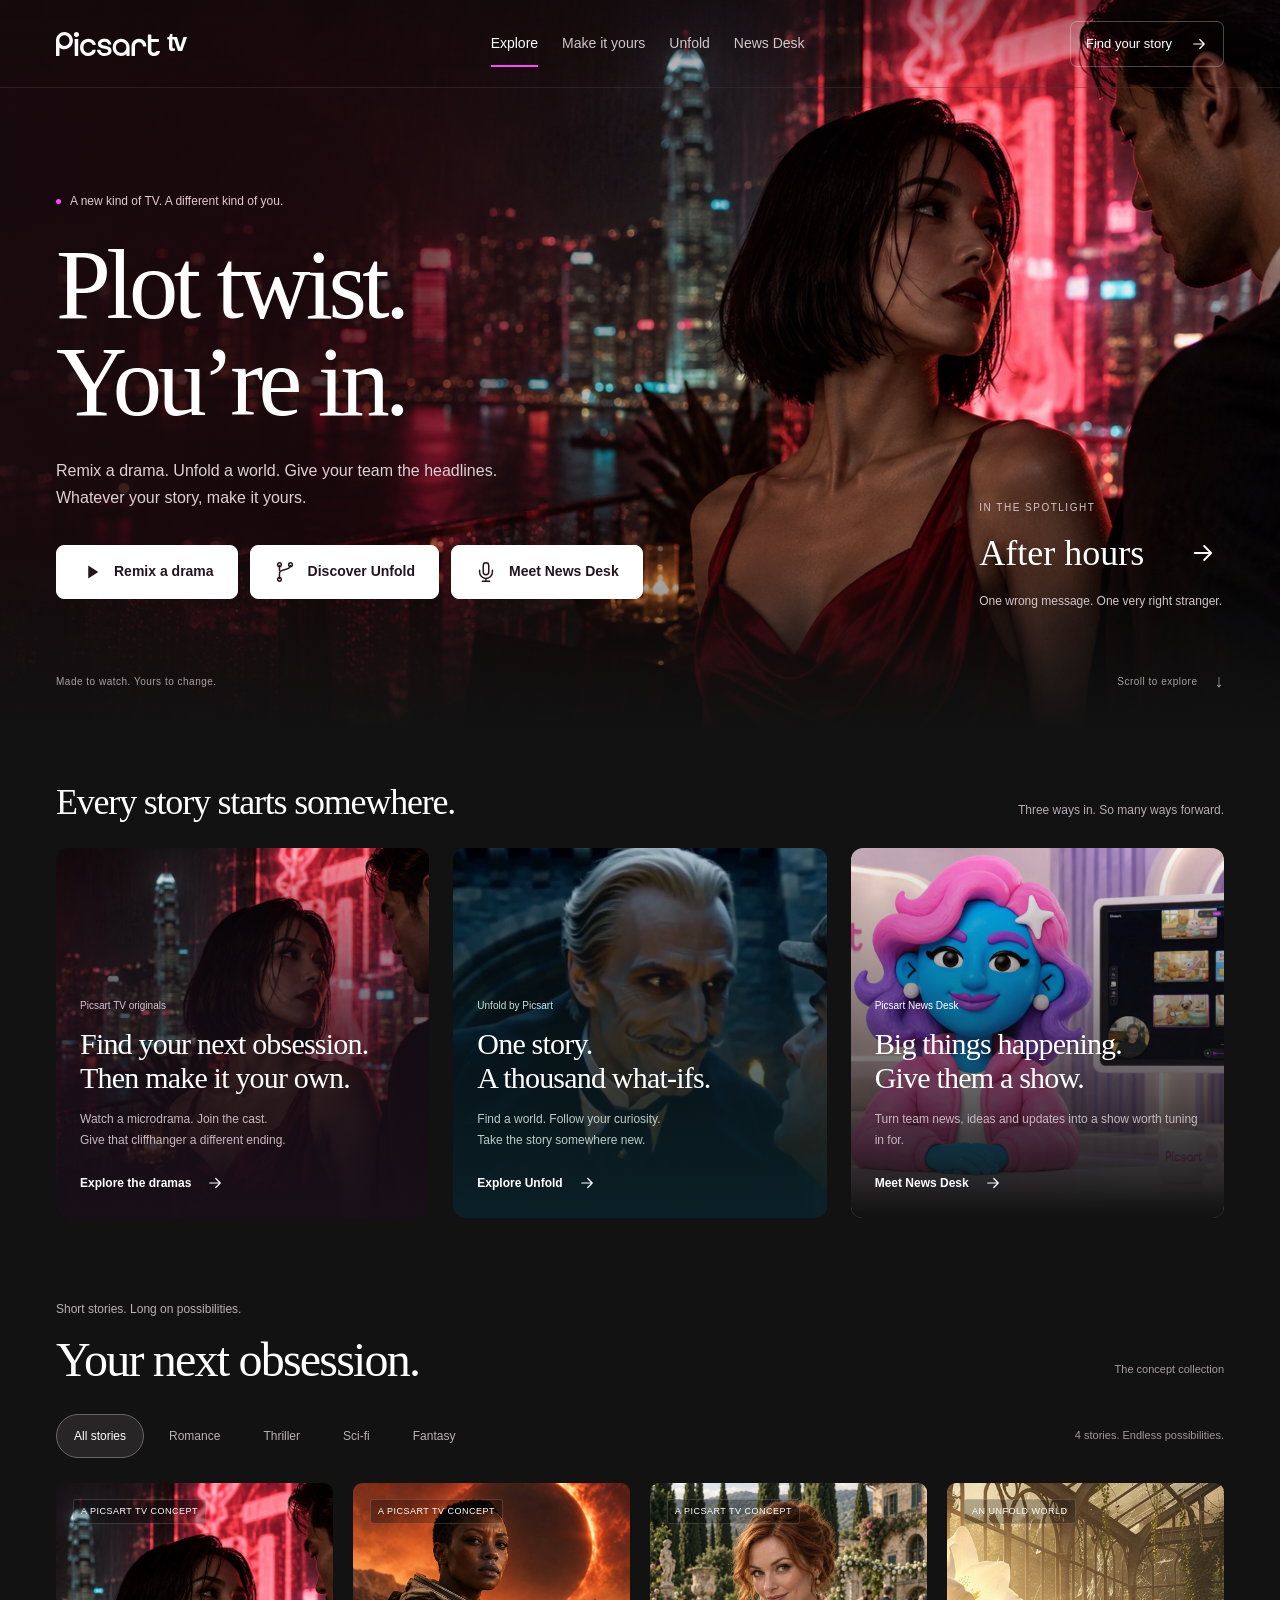
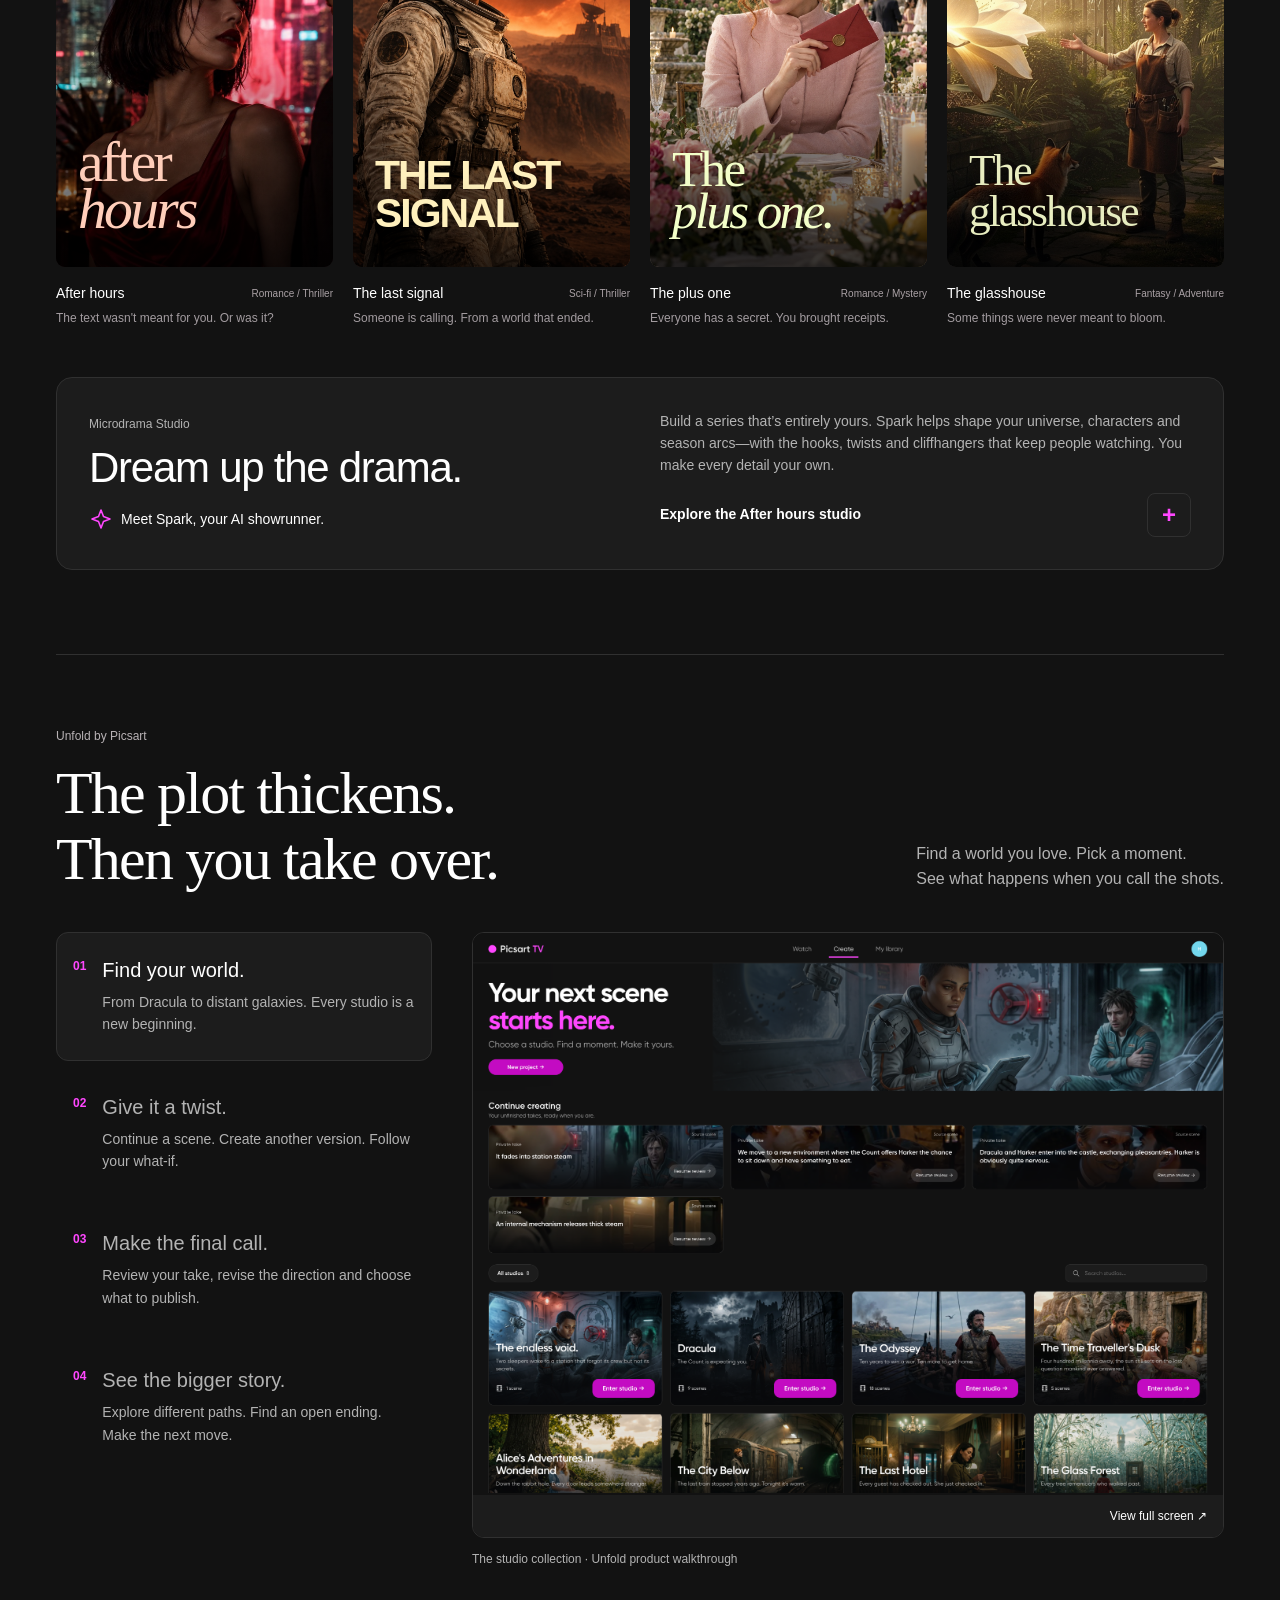
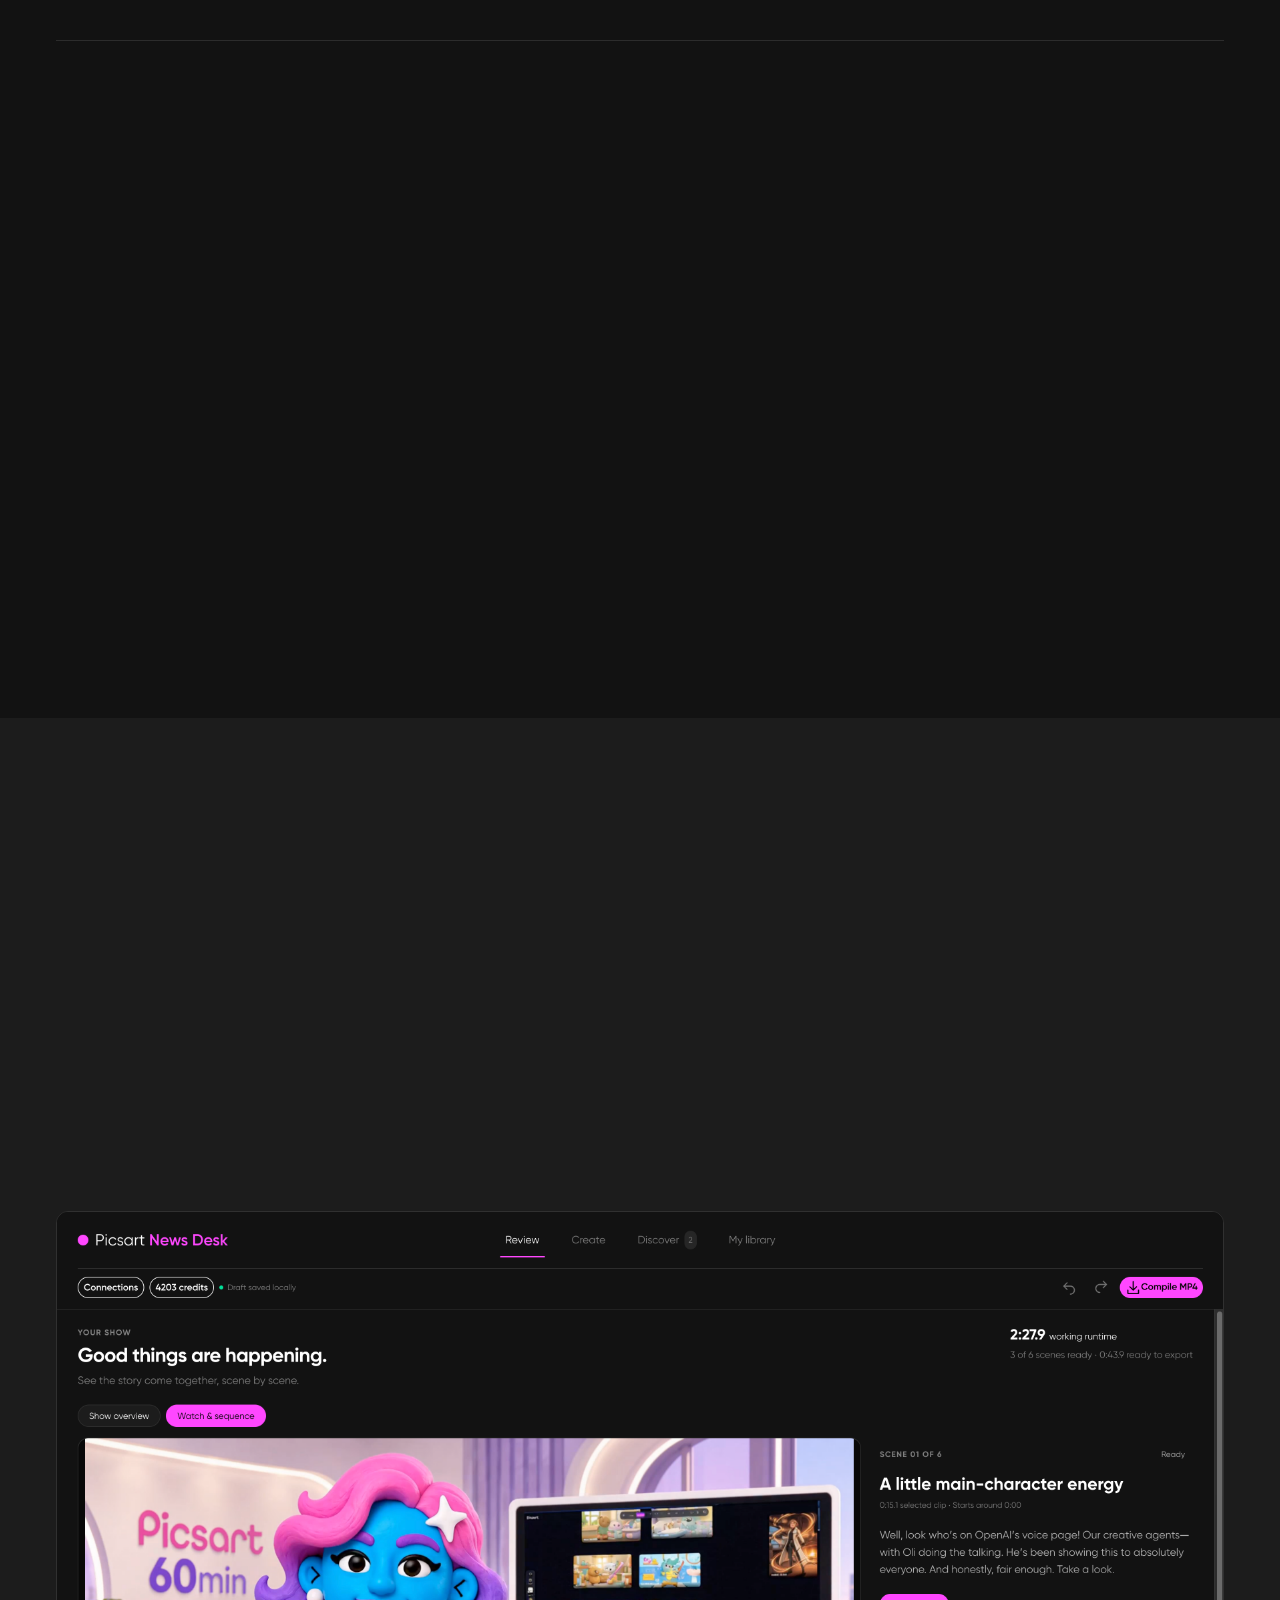
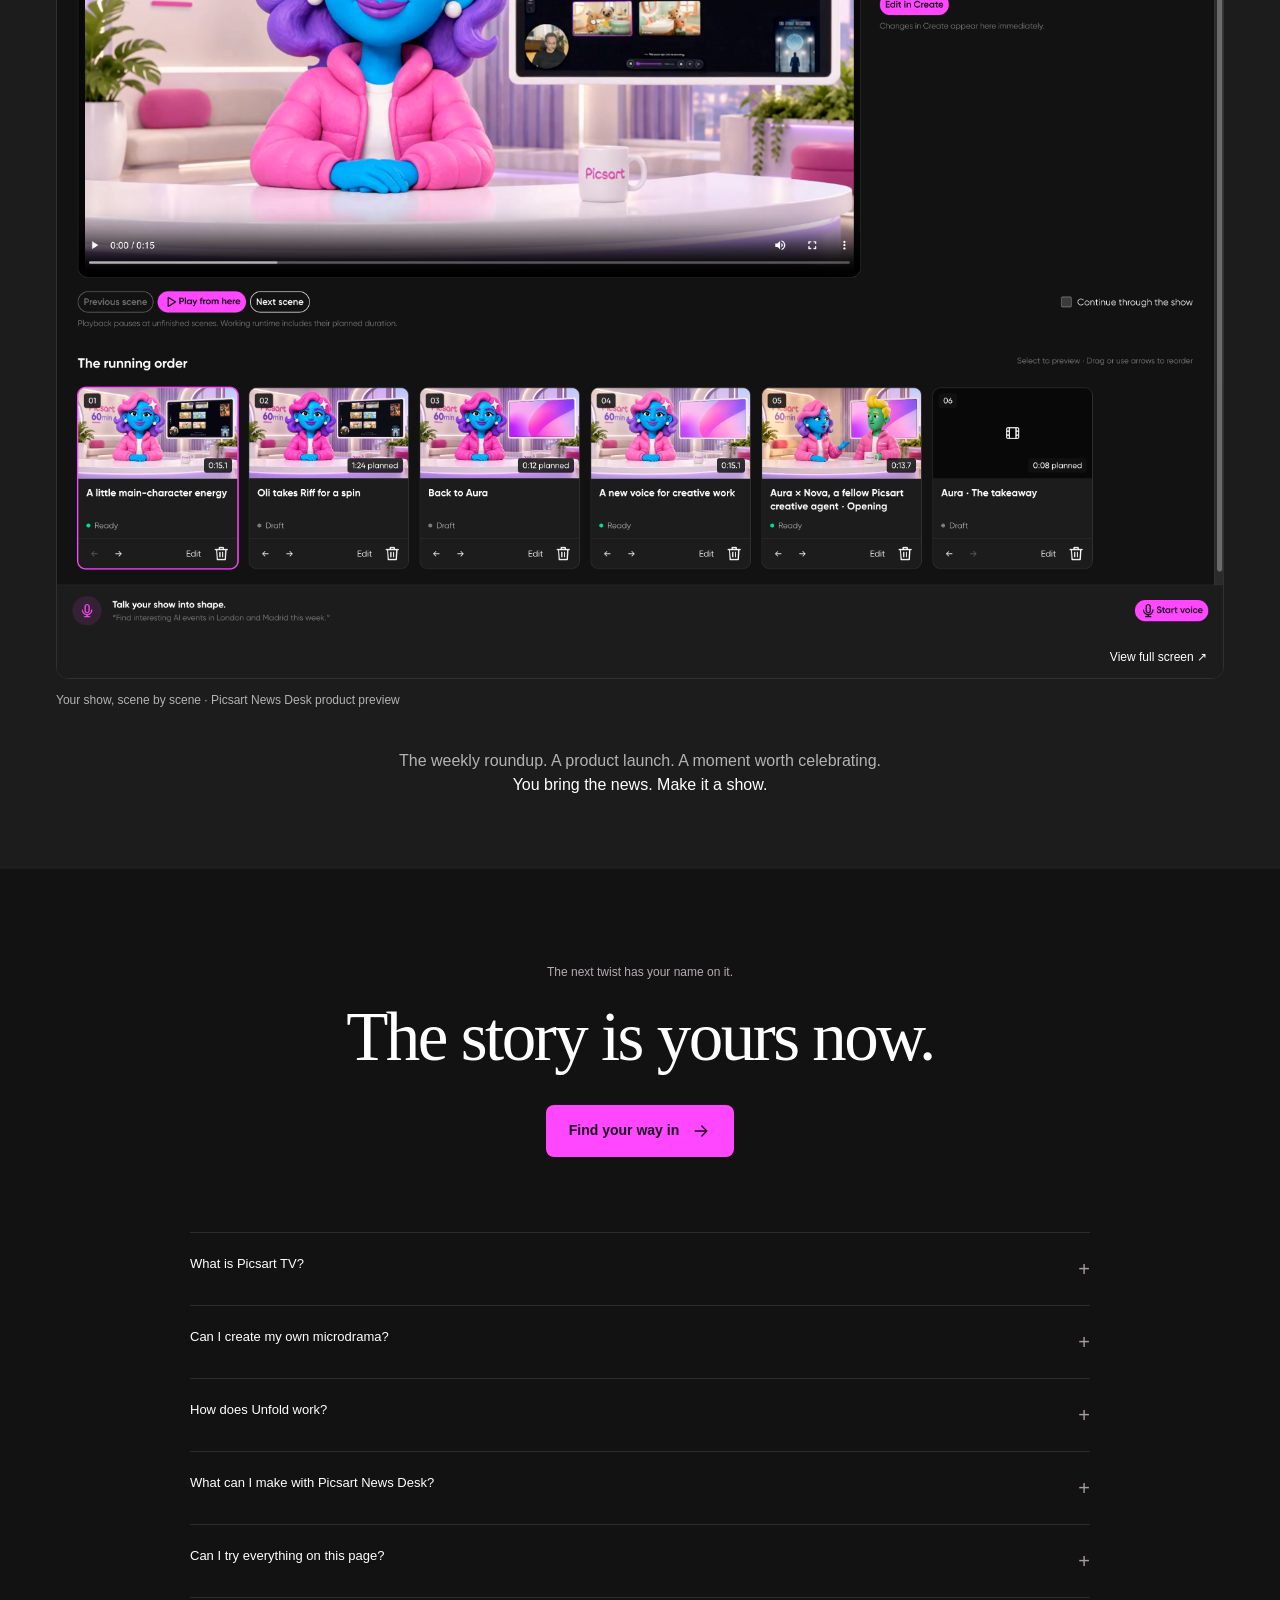
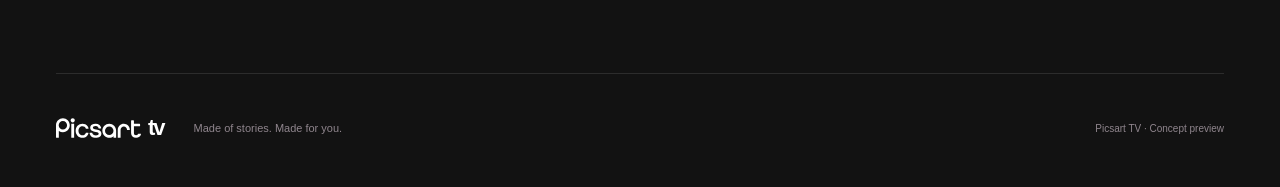
<file: index.html>
<!doctype html>
<html lang="en">
<head>
<meta charset="UTF-8"><meta name="viewport" content="width=device-width, initial-scale=1">
<title>Picsart TV | The story is yours now.</title>
<meta name="description" content="Discover a new world of microdramas. Step into the cast, change the plot, or start with a picture and see where Unfold takes you. Turn team updates into shows with Picsart News Desk.">
<meta name="theme-color" content="#121212">
<link rel="icon" href="data:image/svg+xml,%3Csvg xmlns='http://www.w3.org/2000/svg' viewBox='0 0 40 40'%3E%3Crect width='40' height='40' rx='10' fill='%23ff47ff'/%3E%3Cpath d='M15 10l16 10-16 10z' fill='%23121212'/%3E%3C/svg%3E">
<link rel="preconnect" href="https://pastatic.picsart.com" crossorigin>
<link rel="preload" href="assets/after-hours.jpg" as="image">
<link rel="stylesheet" href="brand.css"><link rel="stylesheet" href="styles.css"><link rel="stylesheet" href="reveals.css">
<script src="app.js" defer></script>
<script src="reveals.js" defer></script>
</head>
<body>
<a class="skip" href="#main">Skip to content</a>
<svg class="icon-library" aria-hidden="true" xmlns="http://www.w3.org/2000/svg"><defs>
<symbol id="i-arrow" viewBox="0 0 24 24"><path d="M5 12h14m-6-6 6 6-6 6"/></symbol>
<symbol id="i-play" viewBox="0 0 24 24"><path d="m9 5 11 7-11 7z" fill="currentColor" stroke="none"/></symbol>
<symbol id="i-branch" viewBox="0 0 24 24"><path d="M6 19v-6c0-5 12-2 12-8M6 5v5"/><circle cx="6" cy="4" r="2"/><circle cx="18" cy="4" r="2"/><circle cx="6" cy="20" r="2"/></symbol>
<symbol id="i-star" viewBox="0 0 24 24"><path d="m12 3 2.5 6.5L21 12l-6.5 2.5L12 21l-2.5-6.5L3 12l6.5-2.5z"/></symbol>
<symbol id="i-mic" viewBox="0 0 24 24"><rect x="9" y="2" width="6" height="13" rx="3"/><path d="M5 10v2a7 7 0 0 0 14 0v-2M12 19v3m-4 0h8"/></symbol>
<symbol id="i-close" viewBox="0 0 24 24"><path d="m6 6 12 12M6 18 18 6"/></symbol>
<symbol id="i-person" viewBox="0 0 24 24"><circle cx="12" cy="8" r="4"/><path d="M4 21v-2a8 8 0 0 1 16 0v2"/></symbol>
</defs></svg>
<header class="masthead">
<a class="wordmark" href="#" aria-label="Picsart TV home"><img src="assets/picsart-logo.svg" width="112" height="26" alt="Picsart"><span>tv</span></a>
<nav aria-label="Main navigation"><a href="#originals" class="nav-active">Explore</a><a href="#your-cut">Make it yours</a><a href="#unfold">Unfold</a><a href="#newsdesk">News Desk</a></nav>
<a href="#choose" class="header-cta">Find your story <svg><use href="#i-arrow"/></svg></a>
</header>
<main id="main">
<section class="hero" aria-labelledby="hero-title">
<img class="hero-art" src="assets/after-hours.jpg" alt="A woman in a red dress meets a mysterious stranger above the neon-lit city" fetchpriority="high" width="1942" height="809">
<div class="hero-shade"></div>
<div class="hero-content page-width">
<p class="hero-kicker"><span class="live-dot"></span> A new kind of TV. A different kind of you.</p>
<h1 id="hero-title">Plot twist.<br>You’re in.</h1>
<p class="hero-description">Remix a drama. Unfold a world. Give your team the headlines.<br class="desktop-break"> Whatever your story, make it yours.</p>
<div class="hero-actions"><a class="button button-entry" href="#originals"><svg><use href="#i-play"/></svg> Remix a drama</a><a class="button button-entry" href="#unfold"><svg><use href="#i-branch"/></svg> Discover Unfold</a><a class="button button-entry" href="#newsdesk"><svg><use href="#i-mic"/></svg> Meet News Desk</a></div>
</div>
<button class="feature-caption" data-story="after-hours"><span class="tiny-label">In the spotlight</span><span class="feature-title">After hours <svg><use href="#i-arrow"/></svg></span><span>One wrong message. One very right stranger.</span></button>
<div class="hero-bottom page-width"><span>Made to watch. Yours to change.</span><a href="#originals" aria-label="Scroll to stories">Scroll to explore <span>↓</span></a></div>
</section>
<section class="entry-section page-width" id="choose" aria-labelledby="entry-title">
<div class="entry-heading"><h2 id="entry-title">Every story starts somewhere.</h2><p>Three ways in. So many ways forward.</p></div>
<div class="entry-grid">
<a class="entry-card entry-drama" href="#originals"><div class="entry-image"><img src="assets/after-hours.jpg" alt="A romantic drama waiting for your twist" loading="lazy"></div><div class="entry-copy"><span class="entry-name">Picsart TV originals</span><h3>Find your next obsession.<br>Then make it your own.</h3><p>Watch a microdrama. Join the cast.<br>Give that cliffhanger a different ending.</p><span class="entry-link">Explore the dramas <svg><use href="#i-arrow"/></svg></span></div></a>
<a class="entry-card entry-unfold" href="#unfold"><div class="entry-image"><img src="assets/tv-preview.png" alt="Dracula welcomes Jonathan Harker to Transylvania" loading="lazy"></div><div class="entry-copy"><span class="entry-name">Unfold by Picsart</span><h3>One story.<br>A thousand what-ifs.</h3><p>Find a world. Follow your curiosity.<br>Take the story somewhere new.</p><span class="entry-link">Explore Unfold <svg><use href="#i-arrow"/></svg></span></div></a>
<a class="entry-card entry-newsdesk" href="#newsdesk"><div class="entry-image"><img src="assets/newsdesk-review.png" alt="Aura presenting in the Picsart News Desk studio" loading="lazy"></div><div class="entry-copy"><span class="entry-name">Picsart News Desk</span><h3>Big things happening.<br>Give them a show.</h3><p>Turn team news, ideas and updates into a show worth tuning in for.</p><span class="entry-link">Meet News Desk <svg><use href="#i-arrow"/></svg></span></div></a>
</div></section>
<section class="originals page-width" id="originals" aria-labelledby="originals-title">
<div class="section-top"><div><p class="eyebrow">Short stories. Long on possibilities.</p><h2 id="originals-title">Your next obsession.</h2></div><span class="concept-note">The concept collection</span></div>
<div class="collection-bar"><div class="filters" role="group" aria-label="Filter stories by genre"><button class="selected" aria-pressed="true" data-filter="all">All stories</button><button aria-pressed="false" data-filter="Romance">Romance</button><button aria-pressed="false" data-filter="Thriller">Thriller</button><button aria-pressed="false" data-filter="Sci-fi">Sci-fi</button><button aria-pressed="false" data-filter="Fantasy">Fantasy</button></div><span id="story-count" aria-live="polite">4 stories. Endless possibilities.</span></div>
<div class="poster-grid" id="poster-grid">
<button class="story-card after-hours" data-story="after-hours" data-genres="Romance Thriller"><div class="poster"><img src="assets/after-hours.jpg" alt="Neon-lit romantic encounter" loading="lazy"><span class="poster-badge">A Picsart TV concept</span><span class="poster-lettering">after<br><em>hours</em></span><span class="poster-cta">Enter the story <svg><use href="#i-play"/></svg></span></div><span class="card-meta"><strong>After hours</strong><span>Romance / Thriller</span></span><span class="card-logline">The text wasn't meant for you. Or was it?</span></button>
<button class="story-card last-signal" data-story="last-signal" data-genres="Sci-fi Thriller"><div class="poster"><img src="assets/last-signal.jpg" alt="An astronaut beneath a blazing solar eclipse" loading="lazy"><span class="poster-badge">A Picsart TV concept</span><span class="poster-lettering">THE LAST<br>SIGNAL</span><span class="poster-cta">Enter the story <svg><use href="#i-play"/></svg></span></div><span class="card-meta"><strong>The last signal</strong><span>Sci-fi / Thriller</span></span><span class="card-logline">Someone is calling. From a world that ended.</span></button>
<button class="story-card plus-one" data-story="plus-one" data-genres="Romance Thriller"><div class="poster"><img src="assets/plus-one.jpg" alt="A wedding guest holding a mysterious red envelope" loading="lazy"><span class="poster-badge">A Picsart TV concept</span><span class="poster-lettering">The<br><em>plus one.</em></span><span class="poster-cta">Enter the story <svg><use href="#i-play"/></svg></span></div><span class="card-meta"><strong>The plus one</strong><span>Romance / Mystery</span></span><span class="card-logline">Everyone has a secret. You brought receipts.</span></button>
<button class="story-card glasshouse" data-story="glasshouse" data-genres="Fantasy"><div class="poster"><img src="assets/glasshouse.png" alt="A botanist discovers a glowing flower in an overgrown glasshouse" loading="lazy"><span class="poster-badge">An Unfold world</span><span class="poster-lettering">The<br>glasshouse</span><span class="poster-cta">Enter the story <svg><use href="#i-play"/></svg></span></div><span class="card-meta"><strong>The glasshouse</strong><span>Fantasy / Adventure</span></span><span class="card-logline">Some things were never meant to bloom.</span></button>
</div>
<details class="studio-invitation" id="microdrama-studio">
<summary><div class="studio-intro"><p class="eyebrow">Microdrama Studio</p><h3>Dream up the drama.</h3><span class="spark-introduction"><svg><use href="#i-star"/></svg> Meet Spark, your AI showrunner.</span></div><div class="studio-invite-copy"><p>Build a series that’s entirely yours. Spark helps shape your universe, characters and season arcs—with the hooks, twists and cliffhangers that keep people watching. You make every detail your own.</p><span class="studio-open-label">Explore the After hours studio <span class="studio-toggle" aria-hidden="true">+</span></span></div></summary>
<div class="studio-inside"><div class="studio-inside-heading"><p>Inside <em>After hours</em></p><span>From the big picture to the smallest beat.</span></div>
<div class="studio-layout"><div class="tour-steps studio-steps" role="tablist" aria-label="Explore Microdrama Studio" aria-orientation="vertical">
<button role="tab" id="studio-tab-characters" aria-controls="studio-panel" aria-selected="true" data-studio="characters"><span class="step-number">01</span><span><strong>A world with a life of its own.</strong><small>Shape motives, flaws, relationships and voices. Build the people behind every twist.</small></span></button>
<button role="tab" id="studio-tab-season" aria-controls="studio-panel" aria-selected="false" tabindex="-1" data-studio="season"><span class="step-number">02</span><span><strong>Make “one more” inevitable.</strong><small>Build the season arc, sharpen each opening hook and give every episode a reason to keep watching.</small></span></button>
<button role="tab" id="studio-tab-storyboard" aria-controls="studio-panel" aria-selected="false" tabindex="-1" data-studio="storyboard"><span class="step-number">03</span><span><strong>Your story. Down to the shot.</strong><small>Fine-tune the camera, action, dialogue and sound. Craft the exact moment you imagined.</small></span></button>
<button role="tab" id="studio-tab-spark" aria-controls="studio-panel" aria-selected="false" tabindex="-1" data-studio="spark"><span class="step-number">✦</span><span><strong>A little Spark. A lot of possibility.</strong><small>Talk through an idea with your AI showrunner. Raise the stakes, deepen a character or rethink the next beat.</small></span></button>
</div><div id="studio-panel" role="tabpanel" aria-labelledby="studio-tab-characters"><button class="screenshot-button" data-screenshot="studio" aria-label="Enlarge Microdrama Studio screenshot"><img id="studio-image" src="assets/studio-characters.png" alt="After hours character dossiers for Julian Croft and Elara Vance, with motivations, flaws and world-building controls" loading="lazy"><span class="screenshot-zoom">View full screen ↗</span></button><p class="screenshot-caption" id="studio-caption">Characters &amp; universe · After hours studio preview</p></div></div>
<p class="studio-preview-note">A look inside the studio. These screenshots preview the tools; story creation happens in Microdrama Studio.</p>
</div></details>
</section>
<section class="product-tour page-width" id="unfold" aria-labelledby="tour-title">
<div class="product-heading"><div><p class="eyebrow">Unfold by Picsart</p><h2 id="tour-title">The plot thickens.<br>Then you take over.</h2></div><p>Find a world you love. Pick a moment.<br>See what happens when you call the shots.</p></div>
<div class="tour-layout"><div class="tour-steps" role="tablist" aria-label="Explore Unfold" aria-orientation="vertical">
<button role="tab" id="tour-tab-studios" aria-controls="tour-panel" aria-selected="true" data-tour="studios"><span class="step-number">01</span><span><strong>Find your world.</strong><small>From Dracula to distant galaxies. Every studio is a new beginning.</small></span></button>
<button role="tab" id="tour-tab-watch" aria-controls="tour-panel" aria-selected="false" tabindex="-1" data-tour="watch"><span class="step-number">02</span><span><strong>Give it a twist.</strong><small>Continue a scene. Create another version. Follow your what-if.</small></span></button>
<button role="tab" id="tour-tab-preview" aria-controls="tour-panel" aria-selected="false" tabindex="-1" data-tour="preview"><span class="step-number">03</span><span><strong>Make the final call.</strong><small>Review your take, revise the direction and choose what to publish.</small></span></button>
<button role="tab" id="tour-tab-map" aria-controls="tour-panel" aria-selected="false" tabindex="-1" data-tour="map"><span class="step-number">04</span><span><strong>See the bigger story.</strong><small>Explore different paths. Find an open ending. Make the next move.</small></span></button>
</div><div id="tour-panel" role="tabpanel" aria-labelledby="tour-tab-studios"><button class="screenshot-button" data-screenshot="tour" aria-label="Enlarge Unfold screenshot"><img id="tour-image" src="assets/tv-studios.png" alt="Picsart TV Create page with a collection of story studios including Dracula and The Odyssey" loading="lazy"><span class="screenshot-zoom">View full screen ↗</span></button><p class="screenshot-caption" id="tour-caption">The studio collection · Unfold product walkthrough</p></div></div>
</section>
<section class="your-cut page-width" id="your-cut" aria-labelledby="cut-title">
<div class="cut-intro"><p class="eyebrow">A little imagination goes a long way.</p><h2 id="cut-title">Love the story.<br>Mess with the plot.</h2><p>That kiss. That betrayal. That terrible decision.<br>You know exactly what you'd do differently.</p><div class="mode-tabs" role="tablist" aria-label="Ways to remix"><button id="tab-redirect" role="tab" aria-selected="true" aria-controls="remix-panel" data-mode="redirect"><svg><use href="#i-branch"/></svg><span><strong>Change what happens</strong><small>Your twist. Your version of events.</small></span><span class="mode-arrow">↗</span></button><button id="tab-cast" role="tab" aria-selected="false" tabindex="-1" aria-controls="remix-panel" data-mode="cast"><svg><use href="#i-person"/></svg><span><strong>Put yourself in the picture</strong><small>Every story could use a little you.</small></span><span class="mode-arrow">↗</span></button><button id="tab-remix" role="tab" aria-selected="false" tabindex="-1" aria-controls="remix-panel" data-mode="remix"><svg><use href="#i-star"/></svg><span><strong>Give it a whole new vibe</strong><small>Same scene. Entirely different energy.</small></span><span class="mode-arrow">↗</span></button></div></div>
<div class="remix-preview" id="remix-panel" role="tabpanel" aria-labelledby="tab-redirect"><div class="preview-scene"><img id="remix-image" src="assets/after-hours.jpg" alt="After hours scene preview" loading="lazy"><span class="preview-tag">Your director's cut</span><div class="scene-caption"><span>After hours</span><p id="scene-line">He says, “I've been waiting for you.”</p></div></div><div class="prompt-area"><label id="prompt-label" for="direction">What happens next?</label><div class="prompt-input"><input id="direction" maxlength="180" value="She takes his phone. And calls his wife." autocomplete="off"><button id="preview-twist" aria-label="Preview your twist"><svg><use href="#i-arrow"/></svg></button></div><div class="prompt-bottom"><span class="demo-label">Interactive concept preview</span><button id="reset-twist" hidden>Reset</button></div><p class="twist-result" id="twist-result" role="status" hidden></p></div></div>
</section>
<section class="newsdesk-section" id="newsdesk" aria-labelledby="newsdesk-title"><div class="page-width">
<div class="product-heading"><div><p class="pillar-wordmark">Picsart <span>News Desk</span></p><h2 id="newsdesk-title">Good news.<br>Great show.</h2></div><div class="newsdesk-intro"><p>Your team has stories worth telling. Turn the launches, the learnings and the little wins into an internal show people want to watch.</p><a class="button button-primary" href="#newsdesk-preview">See the show come together <svg><use href="#i-arrow"/></svg></a></div></div>
<div class="newsdesk-features"><div><span class="step-number">01 / Shape it</span><h3>Talk your show into shape.</h3><p>Start with an idea. Shape the script, the topics and the takeaways with your voice.</p></div><div><span class="step-number">02 / Make it</span><h3>Give your updates a host.</h3><p>Build presenter scenes, add your own clips and put every moment in the right order.</p></div><div><span class="step-number">03 / Share it</span><h3>Ready for your audience.</h3><p>Review the show scene by scene, then compile the finished clips into a shareable MP4.</p></div></div>
<figure id="newsdesk-preview"><button class="screenshot-button" data-screenshot="newsdesk" aria-label="Enlarge Picsart News Desk screenshot"><img src="assets/newsdesk-review.png" alt="Picsart News Desk: Good things are happening, with Aura presenting, editable scene details and a six-scene running order" loading="lazy"><span class="screenshot-zoom">View full screen ↗</span></button><figcaption class="screenshot-caption">Your show, scene by scene · Picsart News Desk product preview</figcaption></figure>
<p class="newsdesk-footnote">The weekly roundup. A product launch. A moment worth celebrating.<br><span>You bring the news. Make it a show.</span></p>
</div></section>
<section class="closing page-width" aria-labelledby="closing-title"><p class="eyebrow">The next twist has your name on it.</p><h2 id="closing-title">The story is yours now.</h2><a class="button button-primary" href="#choose">Find your way in <svg><use href="#i-arrow"/></svg></a></section>
<section class="faq page-width" aria-label="Questions about Picsart TV"><details><summary>What is Picsart TV?<span>+</span></summary><p>A place to discover short, dramatic stories and imagine your own version. Explore a production, put yourself in the scene, or take the story in another direction. This page previews that experience with fictional concept productions.</p></details><details><summary>Can I create my own microdrama?<span>+</span></summary><p>Microdrama Studio helps you build a series from the first idea to detailed storyboards. Spark, your AI showrunner, helps develop the universe, characters, season arcs and microdrama beats. You can refine motives, dialogue, camera direction and individual shots. Open the After hours studio preview in the Originals section to explore the tools.</p></details><details><summary>How does Unfold work?<span>+</span></summary><p>Find a story world, choose a scene and give it your direction. Review your take, explore the branching story map and decide where to go next. The Unfold walkthrough above shows these steps through product screenshots.</p></details><details><summary>What can I make with Picsart News Desk?<span>+</span></summary><p>Create internal communications shows from team updates, product news, interviews and prepared clips. Shape the show by voice, edit the running order, review each scene and compile ready clips into an MP4. The screenshot here shows the separate News Desk app; generation and export are not connected to this landing-page preview.</p></details><details><summary>Can I try everything on this page?<span>+</span></summary><p>You can browse the collection, explore story details, try the direction preview, and explore the Unfold and News Desk screenshots. These demos don't generate video or change your face. Live microdrama playback and remixing will need the production catalog and app connections before launch.</p></details></section>
</main>
<footer class="footer page-width"><a class="wordmark" href="#" aria-label="Picsart TV home"><img src="assets/picsart-logo.svg" width="104" height="24" alt="Picsart"><span>tv</span></a><span>Made of stories. Made for you.</span><span class="footer-note">Picsart TV · Concept preview</span></footer>
<dialog id="story-dialog" aria-labelledby="dialog-title"><button class="close-dialog icon-button" aria-label="Close story details"><svg><use href="#i-close"/></svg></button><img id="dialog-image" alt=""><div class="dialog-content"><span id="dialog-genre" class="eyebrow"></span><h2 id="dialog-title"></h2><p id="dialog-description"></p><div class="dialog-options"><button class="button button-primary" id="dialog-remix">Try a story twist <svg><use href="#i-branch"/></svg></button><button class="button button-outline" id="save-story">Save story</button></div><p class="dialog-note">Concept production. Full episodes and live remixing aren't connected in this preview.</p></div></dialog>
<dialog id="screenshot-dialog" aria-labelledby="screenshot-title"><button class="close-dialog icon-button" aria-label="Close screenshot"><svg><use href="#i-close"/></svg></button><h2 id="screenshot-title">Product preview</h2><img id="expanded-screenshot" alt=""></dialog>
<div class="toast" role="status" id="toast" hidden></div>
</body></html>
</file>
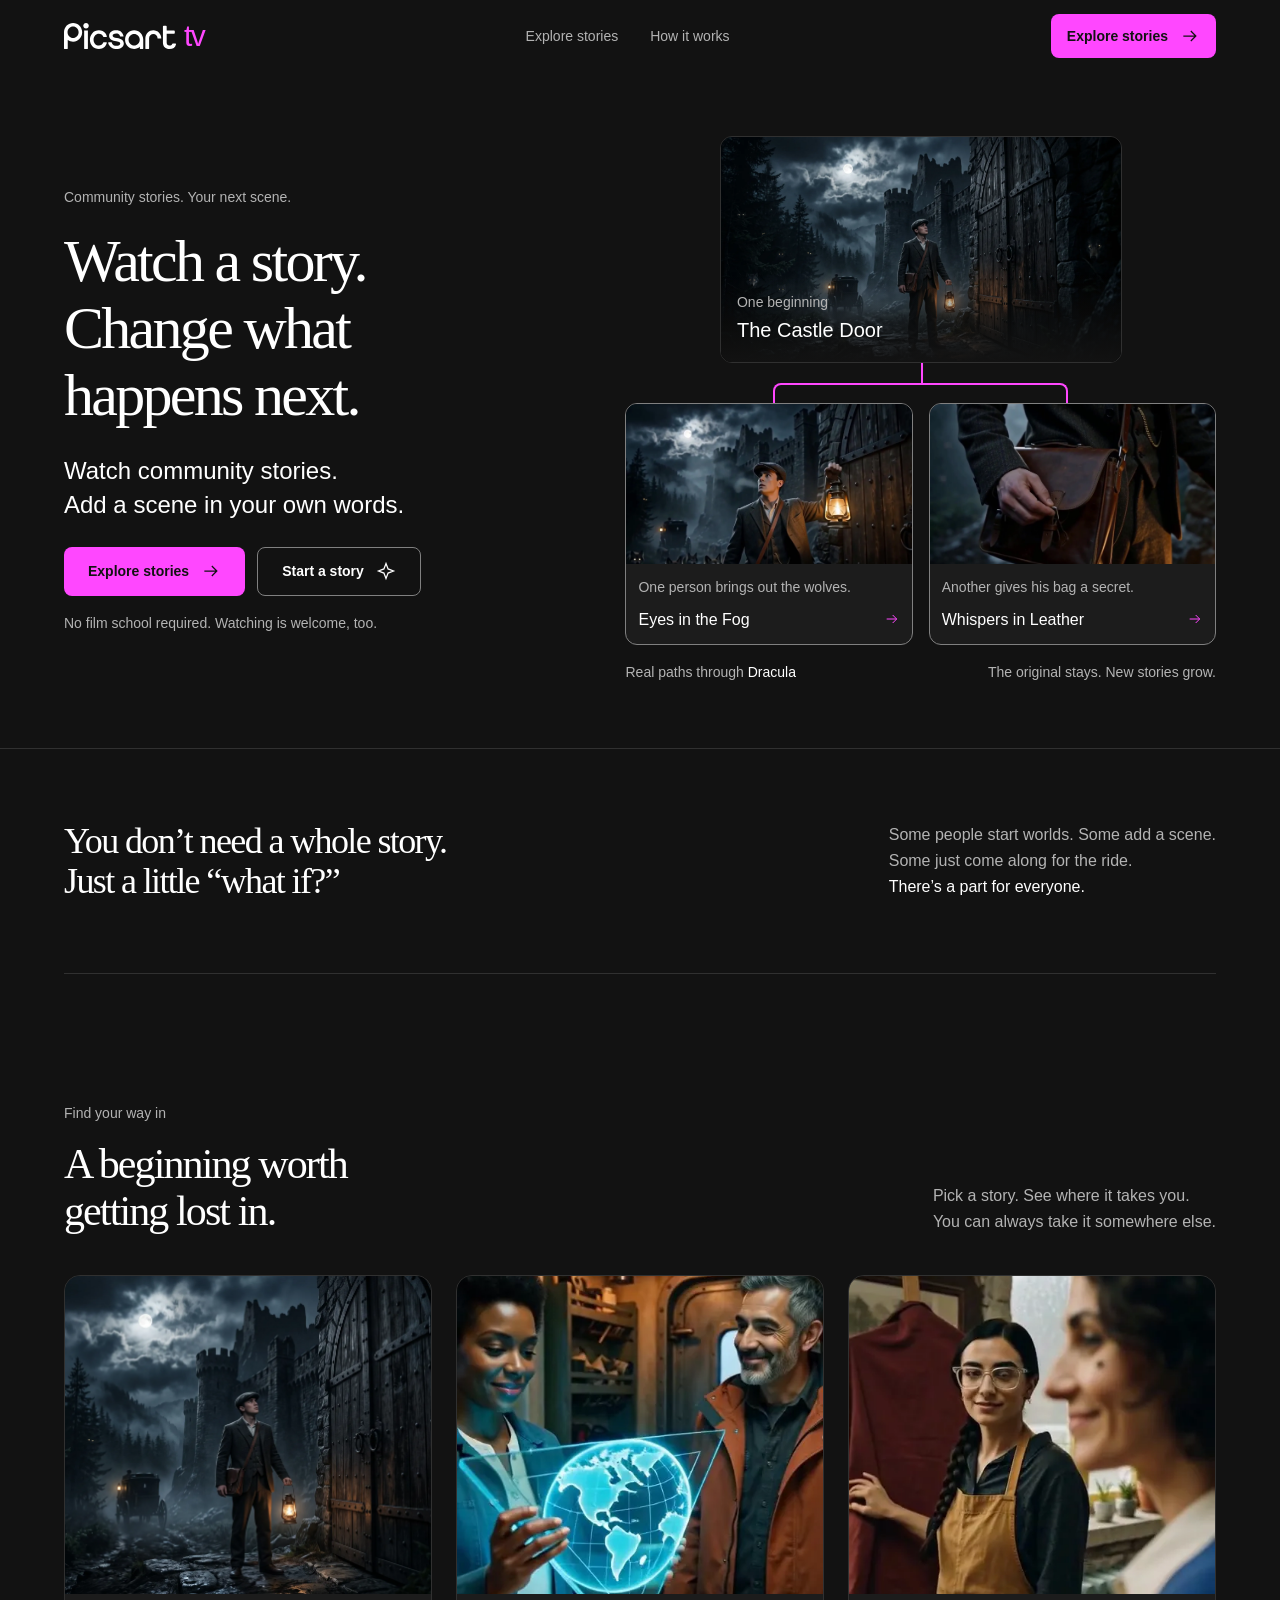
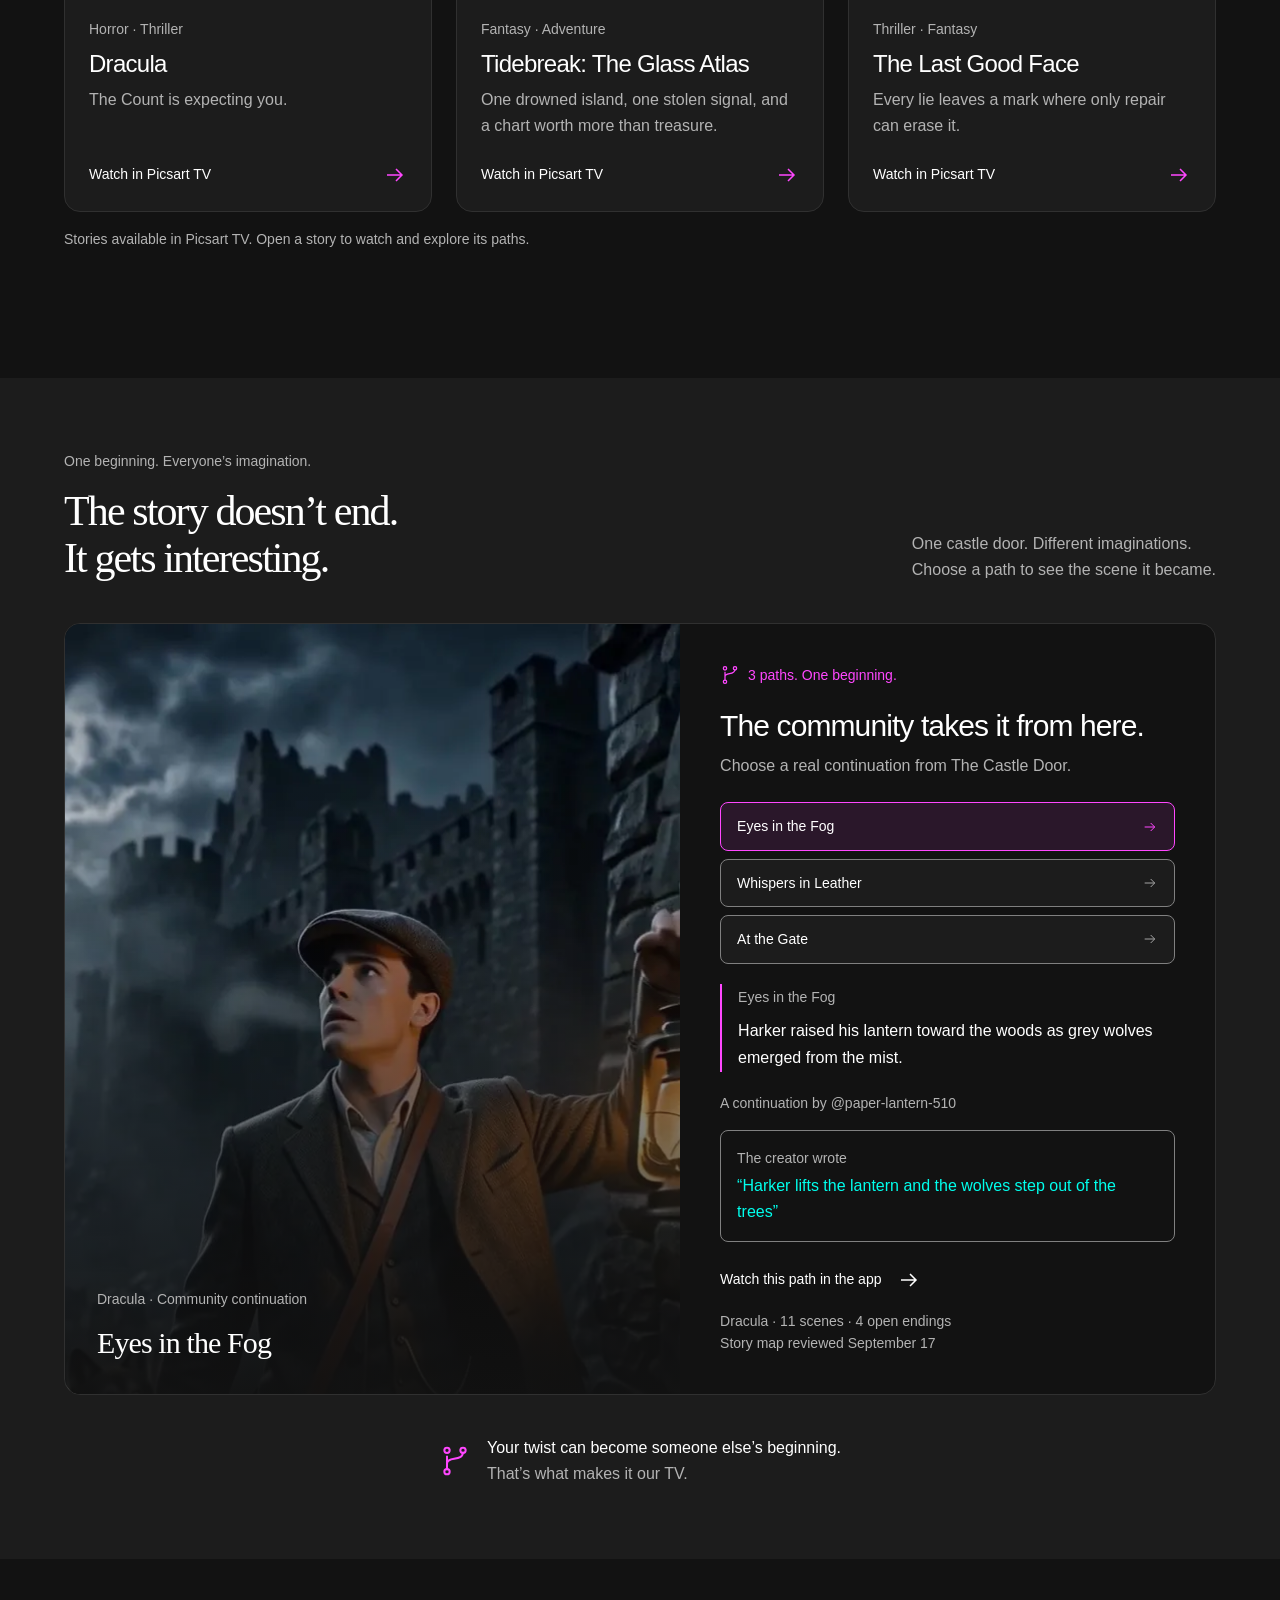
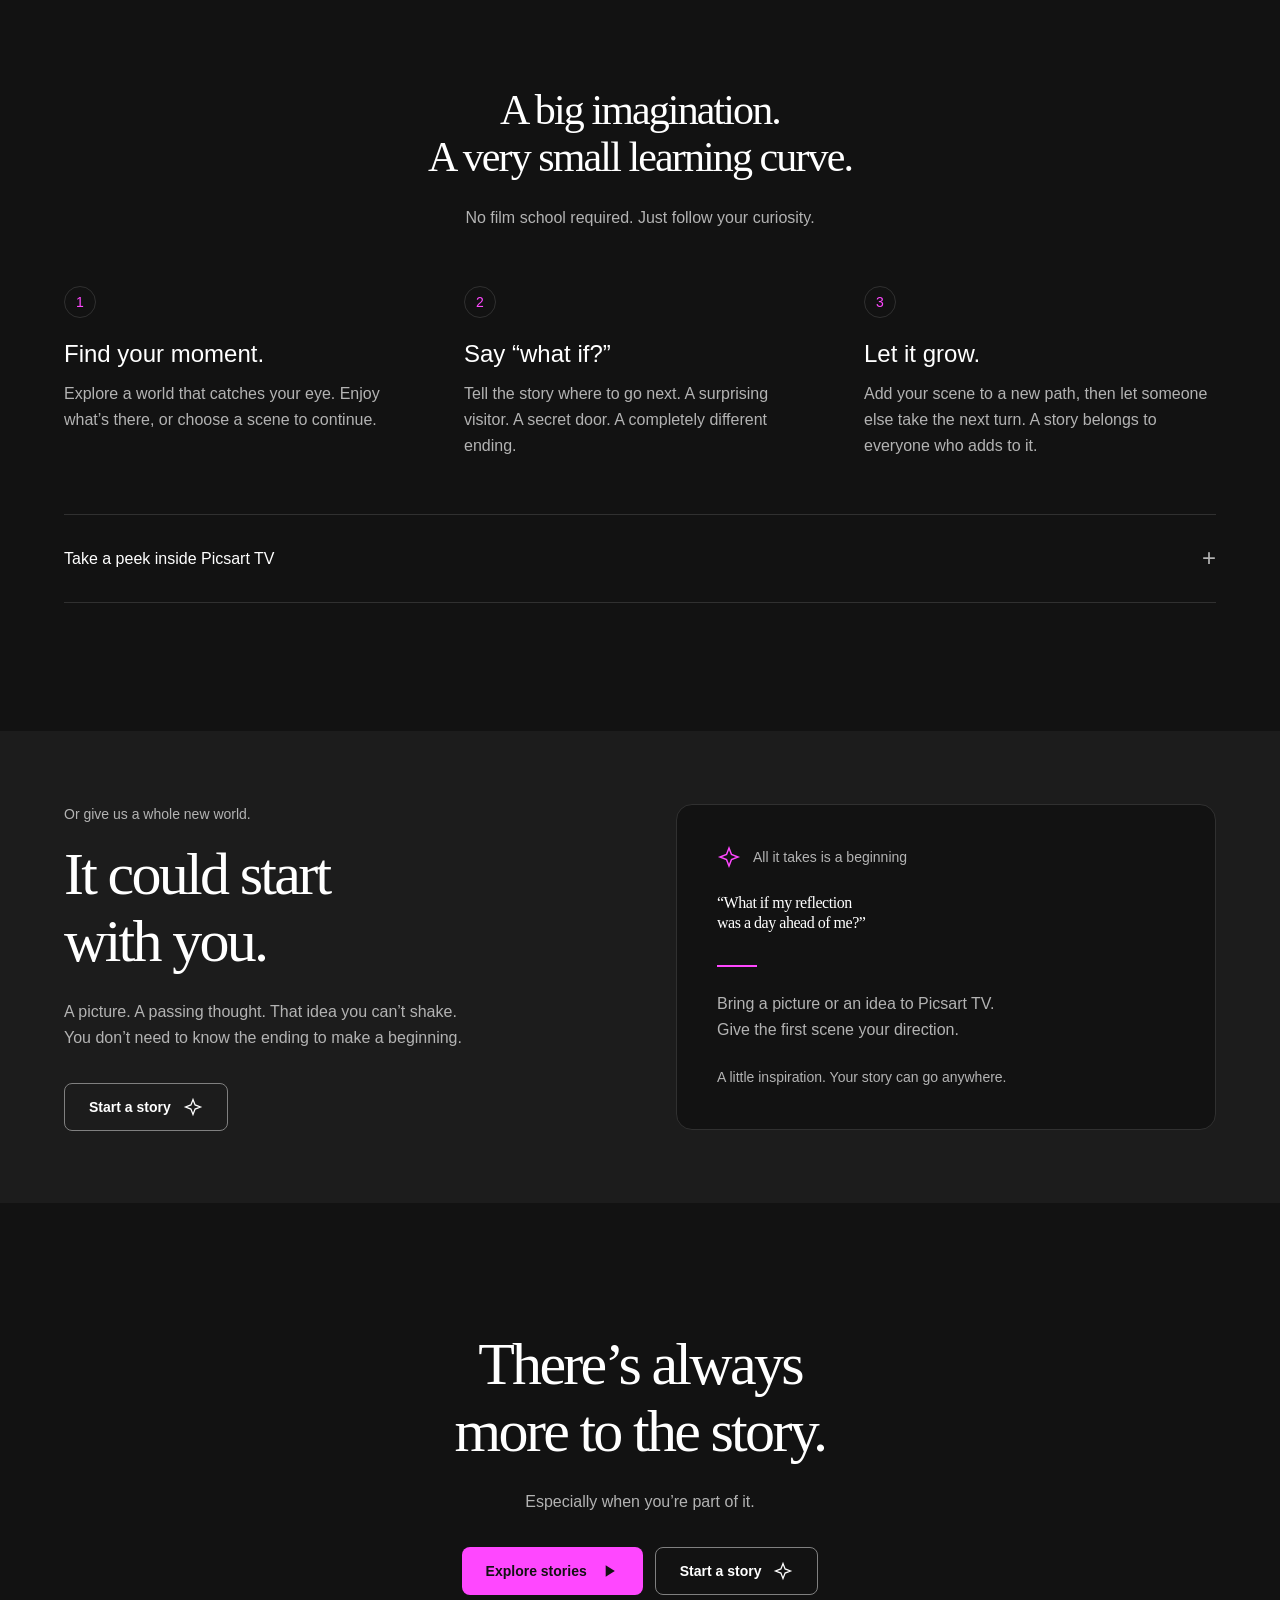
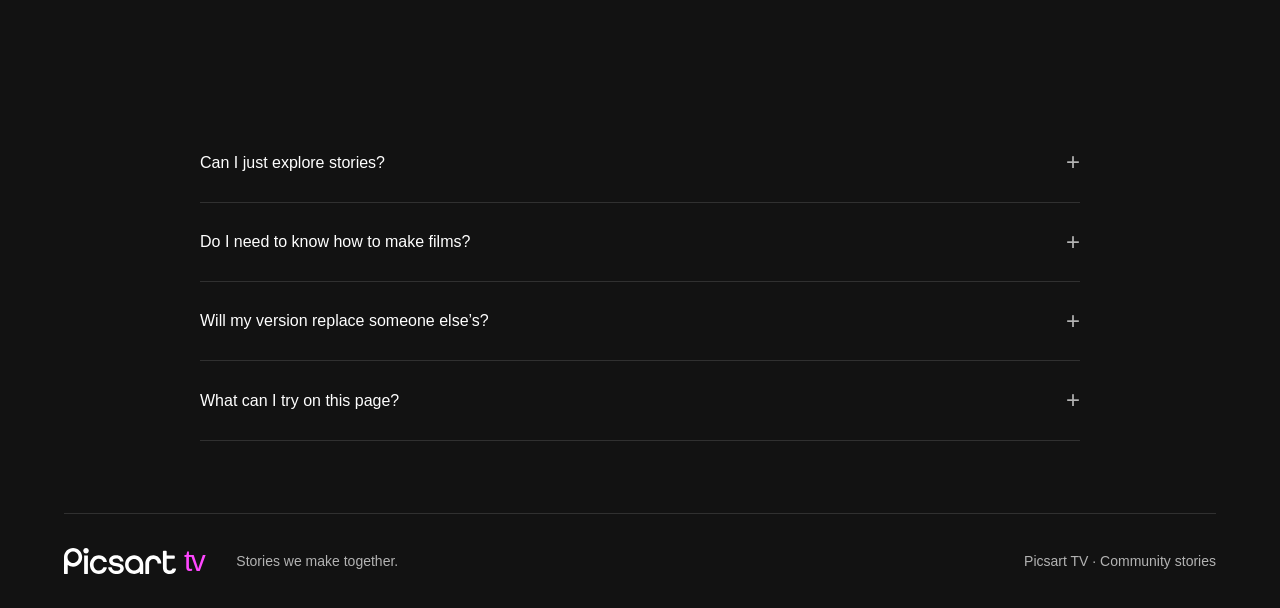
<file: community/index.html>
<!doctype html>
<html lang="en">
<head>
<meta charset="utf-8"><meta name="viewport" content="width=device-width, initial-scale=1">
<title>Picsart TV | Watch a story. Change what happens next.</title>
<meta name="description" content="Watch stories made by the community. Add your own next scene, explore a different path, or start a story of your own. No filmmaking experience needed.">
<meta name="theme-color" content="#121212">
<link rel="icon" href="data:image/svg+xml,%3Csvg xmlns='http://www.w3.org/2000/svg' viewBox='0 0 40 40'%3E%3Crect width='40' height='40' rx='10' fill='%23FF47FF'/%3E%3Cpath d='m15 10 16 10-16 10z' fill='%23121212'/%3E%3C/svg%3E">
<link rel="preconnect" href="https://pastatic.picsart.com" crossorigin>
<link rel="preload" as="image" href="assets/dracula.webp">
<link rel="stylesheet" href="brand.css"><link rel="stylesheet" href="site.css">
<script src="stories.js" defer></script><script src="app.js" defer></script>
</head>
<body>
<a class="skip" href="#main">Skip to content</a>
<svg class="icons" aria-hidden="true" xmlns="http://www.w3.org/2000/svg"><defs>
<symbol id="arrow" viewBox="0 0 24 24"><path d="M4 12h15m-6-6 6 6-6 6"/></symbol>
<symbol id="play" viewBox="0 0 24 24"><path d="m8 5 11 7-11 7z" fill="currentColor" stroke="none"/></symbol>
<symbol id="spark" viewBox="0 0 24 24"><path d="m12 3 2.5 6.5L21 12l-6.5 2.5L12 21l-2.5-6.5L3 12l6.5-2.5z"/></symbol>
<symbol id="branch" viewBox="0 0 24 24"><path d="M6 19V8m0 6c0-6 12-1 12-9"/><circle cx="6" cy="4" r="2"/><circle cx="18" cy="4" r="2"/><circle cx="6" cy="20" r="2"/></symbol>
<symbol id="close" viewBox="0 0 24 24"><path d="m6 6 12 12M6 18 18 6"/></symbol>
</defs></svg>
<header class="header wrap"><a class="logo" href="#" aria-label="Picsart TV home"><img src="assets/picsart-logo.svg" alt="Picsart" width="112" height="26"><span>tv</span></a><nav aria-label="Main navigation"><a href="#explore">Explore stories</a><a href="#together">How it works</a></nav><a class="button button-pink header-explore" href="https://com-picsart-tv-stage.picsart.site/#catalog">Explore stories <svg><use href="#arrow"/></svg></a></header>
<main id="main">
<section class="hero" aria-labelledby="hero-title">
<div class="wrap hero-inner">
<div class="hero-copy"><p class="hero-intro">Community stories. Your next scene.</p><h1 id="hero-title">Watch a story.<br>Change what<br> happens next.</h1><p class="hero-description">Watch community stories.<br>Add a scene in your own words.</p><div class="hero-actions"><a class="button button-pink" href="https://com-picsart-tv-stage.picsart.site/#catalog">Explore stories <svg><use href="#arrow"/></svg></a><a class="button button-outline" href="https://com-picsart-tv-stage.picsart.site/#create">Start a story <svg><use href="#spark"/></svg></a></div><p class="hero-reassurance">No film school required. Watching is welcome, too.</p></div>
<figure class="hero-paths" aria-label="One Dracula opening becomes two different community continuations">
<div class="opening-scene"><img src="assets/dracula.webp" alt="Jonathan Harker arrives at Castle Dracula with a lantern" width="2293" height="1280" fetchpriority="high"><div><span>One beginning</span><strong>The Castle Door</strong></div></div>
<div class="path-connectors" aria-hidden="true"><span></span></div>
<div class="hero-path-grid"><a href="#together" class="hero-path" data-branch="0"><img src="assets/eyes-in-the-fog.webp" alt="Harker raises his lantern toward the mist" width="1344" height="768"><span>One person brings out the wolves.</span><strong>Eyes in the Fog <svg><use href="#arrow"/></svg></strong></a><a href="#together" class="hero-path" data-branch="1"><img src="assets/whispers-in-leather.webp" alt="Harker looks down toward his mysterious satchel" width="1344" height="768"><span>Another gives his bag a secret.</span><strong>Whispers in Leather <svg><use href="#arrow"/></svg></strong></a></div>
<figcaption><span>Real paths through <strong>Dracula</strong></span><span>The original stays. New stories grow.</span></figcaption>
</figure></div></section>
<section class="welcome wrap" aria-labelledby="welcome-title"><h2 id="welcome-title">You don’t need a whole story.<br>Just a little “what if?”</h2><p>Some people start worlds. Some add a scene.<br>Some just come along for the ride.<br><strong>There’s a part for everyone.</strong></p></section>
<section class="collection wrap" id="explore" aria-labelledby="explore-title"><div class="section-heading"><div><p class="eyebrow">Find your way in</p><h2 id="explore-title">A beginning worth<br>getting lost in.</h2></div><p>Pick a story. See where it takes you.<br>You can always take it somewhere else.</p></div><div class="story-grid" id="story-grid"></div><p class="quiet-note">Stories available in Picsart TV. Open a story to watch and explore its paths.</p></section>
<section class="together" id="together" aria-labelledby="together-title"><div class="wrap"><div class="section-heading"><div><p class="eyebrow">One beginning. Everyone’s imagination.</p><h2 id="together-title">The story doesn’t end.<br>It gets interesting.</h2></div><p>One castle door. Different imaginations.<br>Choose a path to see the scene it became.</p></div>
<div class="branch-showcase"><div class="branch-scene"><img id="demo-image" src="assets/eyes-in-the-fog.webp" alt="Harker raises his lantern toward the mist" loading="lazy"><div class="scene-copy"><span>Dracula · Community continuation</span><h3 id="demo-image-title">Eyes in the Fog</h3></div></div>
<div class="branch-control"><span class="scene-marker"><svg><use href="#branch"/></svg> 3 paths. One beginning.</span><h3>The community takes it from here.</h3><p class="branch-hint">Choose a real continuation from The Castle Door.</p><div class="choices" id="demo-choices" role="group" aria-label="Explore real Dracula continuations"></div><div class="branch-result" aria-live="polite"><span id="demo-result-label">A real community continuation</span><p id="demo-result"></p></div><p class="branch-credit" id="demo-credit"></p><div class="prompt-proof"><span>The creator wrote</span><q id="demo-prompt"></q></div><a id="demo-link" class="text-action" href="https://com-picsart-tv-stage.picsart.site/#scene=2yyup95e6j&amp;mode=watch">Watch this path in the app <svg><use href="#arrow"/></svg></a><small class="preview-label">Dracula · 11 scenes · 4 open endings<span class="proof-date">Story map reviewed September 17</span></small></div></div>
<div class="community-line"><svg><use href="#branch"/></svg><p>Your twist can become someone else’s beginning.<br><span>That’s what makes it our TV.</span></p></div>
</div></section>
<section class="simple wrap" aria-labelledby="simple-title"><div class="simple-heading"><h2 id="simple-title">A big imagination.<br>A very small learning curve.</h2><p>No film school required. Just follow your curiosity.</p></div><ol class="simple-steps"><li><span class="step">1</span><h3>Find your moment.</h3><p>Explore a world that catches your eye. Enjoy what’s there, or choose a scene to continue.</p></li><li><span class="step">2</span><h3>Say “what if?”</h3><p>Tell the story where to go next. A surprising visitor. A secret door. A completely different ending.</p></li><li><span class="step">3</span><h3>Let it grow.</h3><p>Add your scene to a new path, then let someone else take the next turn. A story belongs to everyone who adds to it.</p></li></ol>
<details class="peek"><summary><span>Take a peek inside Picsart TV</span><span class="peek-icon" aria-hidden="true">+</span></summary><div class="peek-content"><div><div class="screen-picker" id="screen-picker" role="group" aria-label="Product screenshots"></div><h3 id="screen-heading">Every path has a story.</h3><p id="screen-description">Follow an existing version or explore an open ending. The story map helps you find where you’d like to join in.</p><p class="quiet-note">Product screenshot. Controls inside the image are a preview.</p></div><button class="screenshot-trigger" id="open-map" aria-label="Enlarge product screenshot"><img src="assets/current-story-map.png" alt="Picsart TV story map showing different Dracula scenes and branches created by contributors" loading="lazy"><span>View full screen ↗</span></button></div></details></section>
<section class="start-section" id="start" aria-labelledby="start-title"><div class="wrap start-layout"><div><p class="eyebrow">Or give us a whole new world.</p><h2 id="start-title">It could start<br>with you.</h2><p>A picture. A passing thought. That idea you can’t shake.<br>You don’t need to know the ending to make a beginning.</p><a class="button button-outline" href="https://com-picsart-tv-stage.picsart.site/#create">Start a story <svg><use href="#spark"/></svg></a></div><div class="idea-card"><span class="idea-label"><svg><use href="#spark"/></svg> All it takes is a beginning</span><p>“What if my reflection<br>was a day ahead of me?”</p><span class="idea-line"></span><p class="idea-inspiration">Bring a picture or an idea to Picsart TV.<br>Give the first scene your direction.</p><small>A little inspiration. Your story can go anywhere.</small></div></div></section>
<section class="closing wrap" aria-labelledby="closing-title"><h2 id="closing-title">There’s always<br>more to the story.</h2><p>Especially when you’re part of it.</p><div class="closing-actions"><a class="button button-pink" href="https://com-picsart-tv-stage.picsart.site/#catalog">Explore stories <svg><use href="#play"/></svg></a><a class="button button-outline" href="https://com-picsart-tv-stage.picsart.site/#create">Start a story <svg><use href="#spark"/></svg></a></div></section>
<section class="faq wrap" aria-label="Questions about Picsart TV"><details><summary>Can I just explore stories?<span>+</span></summary><p>Absolutely. Start with a world that looks interesting and enjoy where other people have taken it. Making your own scene is always your choice.</p></details><details><summary>Do I need to know how to make films?<span>+</span></summary><p>No. Start with a simple idea or a moment you’d like to change. Describe what happens next in your own words. You can make a small contribution without planning an entire series.</p></details><details><summary>Will my version replace someone else’s?<span>+</span></summary><p>Your version is a new path. The original stays available, so different ideas can grow from the same beginning.</p></details><details><summary>What can I try on this page?<span>+</span></summary><p>Compare real community scenes and explore the product screenshots here. Explore stories and Start a story open the Picsart TV staging app, where you can watch and create. This page previews the experience with still images.</p></details></section>
</main>
<footer class="footer wrap"><a class="logo" href="#" aria-label="Picsart TV home"><img src="assets/picsart-logo.svg" alt="Picsart" width="112" height="26"><span>tv</span></a><p>Stories we make together.</p><small>Picsart TV · Community stories</small></footer>
<dialog class="map-dialog" id="map-dialog" aria-labelledby="map-title"><button class="close-button" aria-label="Close product screenshot"><svg><use href="#close"/></svg></button><h2 id="map-title">Inside Picsart TV.</h2><img src="assets/current-story-map.png" alt="An enlarged story map with several possible paths through Dracula" loading="lazy"></dialog>
</body></html>
</file>
<file: brand.css>
/* ===== Fonts ===== */
  @font-face { font-family: 'Picsart-Fonts'; font-style: normal; font-weight: 400; src: url('https://pastatic.picsart.com/cms-pastatic/d018cb40-40a8-4efa-a202-947285ae8329.woff2') format('woff2'); font-display: swap; }
  @font-face { font-family: 'Picsart-Fonts'; font-style: normal; font-weight: 500; src: url('https://pastatic.picsart.com/cms-pastatic/3de40576-a960-483a-a3ab-a1743e3c4ba6.woff2') format('woff2'); font-display: swap; }
  @font-face { font-family: 'Picsart-Fonts'; font-style: normal; font-weight: 600; src: url('https://pastatic.picsart.com/cms-pastatic/eae6e1ea-9319-406c-a3de-00431f8f03f4.woff2') format('woff2'); font-display: swap; }
  @font-face { font-family: 'Picsart-Fonts'; font-style: normal; font-weight: 700; src: url('https://pastatic.picsart.com/cms-pastatic/0ea441d6-d0d4-4236-b649-67a987887865.woff2') format('woff2'); font-display: swap; }
  @font-face { font-family: 'Acorn-Regular'; font-style: normal; font-weight: 400; src: url('https://pastatic.picsart.com/cms-pastatic/6f550a01-9804-4117-a4d9-9e25da6c31d5.otf') format('opentype'); font-display: swap; }

  /* ===== Tokens (landing-page snapshot) ===== */
  :root {
    --s4:4px; --s8:8px; --s12:12px; --s16:16px; --s20:20px; --s24:24px; --s32:32px; --s40:40px; --s48:48px; --s56:56px; --s64:64px; --s72:72px;
    --r8:8px; --r12:12px; --r16:16px; --r20:20px; --r24:24px;
    --fs12:12px; --fs14:14px; --fs16:16px; --fs20:20px; --fs24:24px; --fs30:30px; --fs36:36px; --fs42:42px; --fs60:60px;
    --bg-base:#121212; --bg-tint:#1C1C1C; --bg-tint2:#242424; --bg-tint3:#2F2F2F; --bg-border:#303030;
    --tx-base:#FFFFFF; --tx-tint1:#B3B3B3; --tx-tint2:#808080; --tx-tint3:#5A5A5A;
    --pri:#FF47FF; --pri-action:#FF66FF; --pri-soft:#FF47FF1A; --pri-softer:#FF47FF33;
    --acc:#00FFED;
    --grad: linear-gradient(135deg, #00FFED, #19D7E7, #7F4AD9, #AF1FC6, #DF02C0);
    --container: 1120px;
  }

  /* ===== Base reset + body ===== */
  *, *::before, *::after { box-sizing: border-box; margin: 0; padding: 0; }
  html { scroll-behavior: smooth; }
  body {
    font-family: 'Picsart-Fonts', -apple-system, BlinkMacSystemFont, 'Segoe UI', Roboto, sans-serif;
    background: var(--bg-base);
    color: var(--tx-base);
    line-height: 1.6;
    font-weight: 400;
    -webkit-font-smoothing: antialiased;
    overflow-x: hidden;
  }
  code, pre, .mono { font-family: 'SF Mono', 'Fira Code', 'JetBrains Mono', monospace; }
  .container { max-width: var(--container); margin: 0 auto; padding: 0 var(--s24); }
  .container-narrow { max-width: 860px; margin: 0 auto; padding: 0 var(--s24); }
</file>
<file: styles.css>
:root{--container:1440px;--wine:#321017;--muted:#b8b2b5;--hairline:#ffffff1c;--ease:cubic-bezier(.25,.1,.25,1)}
body{background:#121212;line-height:1.5}button,a,input{-webkit-tap-highlight-color:transparent}button,input{font:inherit}button{color:inherit;cursor:pointer}button:disabled{cursor:default}a{color:inherit;text-decoration:none}button{border:0}svg{width:22px;height:22px;fill:none;stroke:currentColor;stroke-width:1.6;stroke-linecap:round;stroke-linejoin:round;flex-shrink:0}button:focus-visible,a:focus-visible,summary:focus-visible,input:focus-visible{outline:2px solid #00ffed;outline-offset:5px}button,a{touch-action:manipulation}h1,h2,h3,p{margin:0}h1,h2{font-family:'Acorn-Regular',Georgia,serif;font-weight:400}img{display:block;max-width:100%}.icon-library{position:absolute;width:0;height:0;overflow:hidden}.page-width{width:calc(100% - 112px);max-width:1392px;margin-inline:auto}.skip{position:fixed;left:20px;top:-80px;background:#fff;color:#121212;padding:14px;z-index:50}.skip:focus{top:12px}.masthead{height:88px;position:absolute;top:0;left:0;width:100%;padding:0 56px;z-index:3;display:flex;align-items:center;justify-content:space-between;border-bottom:1px solid #ffffff17;background:linear-gradient(#12090b65,transparent)}.wordmark{display:flex;align-items:center;gap:7px}.wordmark img{width:104px;height:24px}.wordmark>span{font-weight:700;font-size:25px;letter-spacing:-2px;margin-top:-1px}.masthead nav{display:flex;gap:34px;align-items:center;margin-left:40px;height:100%}.masthead nav>a{font-size:14px;color:#d0c7ca;display:flex;align-items:center;gap:8px;height:100%;position:relative}.masthead nav>a:hover,.masthead nav>a.nav-active{color:white}.nav-active:after{content:'';position:absolute;bottom:20px;left:0;right:0;height:2px;background:var(--pri)}.new{font-size:9px;padding:2px 6px;border:1px solid #ffb2e265;border-radius:4px;color:#ffc2ea}.header-cta{font-size:13px;display:flex;gap:18px;align-items:center;border:1px solid #ffffff46;border-radius:7px;padding:11px 15px}.header-cta svg{width:18px}.hero{height:min(850px, max(720px, 57vw));position:relative;isolation:isolate;overflow:hidden}.hero-art{position:absolute;width:100%;height:100%;object-fit:cover;object-position:62% center;z-index:-3}.hero-shade{position:absolute;inset:0;z-index:-2;background:linear-gradient(0deg,#121212 0%,#12121200 26%),linear-gradient(90deg,#180c10cc 0%,#1f0e1140 43%,#0000 70%)}.hero-content{padding-top:192px;animation:fadeUp 400ms var(--ease) both}.hero-kicker{font-size:12px;color:#e1c9d0;display:flex;gap:9px;align-items:center}.live-dot{width:5px;height:5px;background:var(--pri);border-radius:50%}.hero h1{font-size:clamp(76px,7.7vw,120px);line-height:.98;letter-spacing:-4.6px;margin-top:27px;margin-bottom:27px}.hero-description{font-size:16px;line-height:1.7;color:#ded1d5;max-width:460px}.hero-actions{display:flex;align-items:center;gap:29px;margin-top:33px}.button{display:inline-flex;align-items:center;justify-content:center;gap:12px;padding:15px 23px;border-radius:8px;font-size:14px;font-weight:600;min-height:50px;line-height:1.25;transition:background 150ms}.button-primary{background:var(--pri);color:#1b0920}.button-primary:hover{background:#ff83ff}.button-primary svg{width:20px}.button-light{background:white;color:#161616}.button-light:hover{background:#e4f7f4}.button-outline{background:transparent;border:1px solid #ffffff40}.quiet-link{font-size:13px;display:flex;align-items:center;gap:16px;min-height:44px}.quiet-link span{font-size:20px}.feature-caption{position:absolute;right:58px;bottom:118px;background:none;text-align:left;max-width:350px;color:#d4c6ca}.tiny-label{font-size:10px;letter-spacing:1.5px;text-transform:uppercase}.feature-title{font-family:'Acorn-Regular',Georgia,serif;font-size:36px;display:flex;gap:45px;align-items:center;color:#fff;margin:8px 0}.feature-title svg{width:28px;height:28px}.feature-caption>span:last-child{font-size:12px}.hero-bottom{position:absolute;bottom:26px;left:0;right:0;display:flex;justify-content:space-between;font-size:10px;color:#aaa0a3;letter-spacing:.5px}.hero-bottom a{display:flex;align-items:center;gap:17px;min-height:44px}.hero-bottom>span{display:flex;align-items:center}.hero-bottom a span{font-size:18px}.originals{padding:56px 0 84px}.section-top{display:flex;align-items:end;justify-content:space-between;gap:20px}.eyebrow{font-size:12px;color:var(--muted);margin-bottom:15px}.section-top h2,.cut-intro h2{font-size:48px;letter-spacing:-1.8px;line-height:1.12}.concept-note{font-size:11px;color:#a59c9f;margin-bottom:9px}.collection-bar{display:flex;justify-content:space-between;align-items:center;gap:20px;margin:27px 0 25px}.filters{display:flex;gap:7px}.filters button{background:transparent;padding:10px 17px;border:1px solid transparent;border-radius:30px;color:#b8b2b5;font-size:12px;min-height:44px}.filters button:hover{background:#222}.filters button.selected{color:white;border-color:#666;background:#282526}.collection-bar>span{font-size:11px;color:#9e979a}.poster-grid{display:grid;grid-template-columns:repeat(4,minmax(0,1fr));gap:20px}.story-card{text-align:left;background:transparent;min-width:0;display:block}.story-card[hidden]{display:none}.poster{position:relative;aspect-ratio:.72;overflow:hidden;border-radius:9px;background:#211a1b;isolation:isolate}.poster:after{content:'';position:absolute;inset:0;background:linear-gradient(0deg,#000c,transparent 55%);z-index:-1}.poster>img{width:100%;height:100%;object-fit:cover;position:absolute;inset:0;z-index:-2;transition:filter 200ms}.after-hours .poster>img{object-position:76%}.glasshouse .poster>img{object-position:48%}.poster-badge{position:absolute;left:17px;top:16px;font-size:8px;letter-spacing:1.1px;text-transform:uppercase;background:#0004;padding:5px 7px;border:1px solid #ffffff28;border-radius:3px}.poster-lettering{position:absolute;left:22px;bottom:35px;line-height:.82;font-family:Georgia,serif;font-size:clamp(32px,4.5vw,68px);letter-spacing:-2.7px;text-shadow:0 2px 30px #0005}.poster-lettering em{font-weight:400}.after-hours .poster-lettering{color:#ffceba}.last-signal .poster-lettering{font-family:'Picsart-Fonts',Arial,sans-serif;font-size:clamp(30px,3.2vw,49px);font-weight:700;letter-spacing:-2px;line-height:.92;color:#fff0bd}.plus-one .poster-lettering{color:#f3ffc9;font-size:clamp(32px,4vw,61px)}.glasshouse .poster-lettering{font-family:'Acorn-Regular',Georgia,serif;font-size:clamp(30px,3.4vw,53px);color:#e8edc0;letter-spacing:-2px;line-height:.95}.poster-cta{position:absolute;inset:auto 16px 15px;display:flex;justify-content:space-between;align-items:center;font-size:12px;opacity:0;transition:opacity 180ms;background:#181012e8;padding:12px;border-radius:5px}.story-card:hover .poster-cta,.story-card:focus-visible .poster-cta{opacity:1}.story-card:hover .poster>img{filter:brightness(.85)}.card-meta{display:flex;align-items:center;justify-content:space-between;gap:8px;margin-top:16px}.card-meta strong{font-weight:500;font-size:14px}.card-meta>span{font-size:9px;color:#aaa1a5}.card-logline{display:block;font-size:11px;margin-top:5px;color:#a39ca0;line-height:1.6}.your-cut{border-top:1px solid var(--hairline);display:grid;grid-template-columns:1fr 1fr;gap:90px;padding:92px 0 104px;align-items:center}.cut-intro h2{font-size:51px}.cut-intro>p:not(.eyebrow){font-size:14px;line-height:1.8;margin-top:23px;color:#b8b0b4}.mode-tabs{margin-top:29px}.mode-tabs>button{display:flex;align-items:center;gap:15px;width:100%;padding:17px 16px;background:transparent;border-radius:8px;text-align:left;border:1px solid transparent;color:#a49ca0}.mode-tabs>button[aria-selected=true]{background:#251b24;border-color:#f19dda35;color:#fff}.mode-tabs>button[aria-selected=true]>svg{color:#ff93e9}.mode-tabs>button>span:not(.mode-arrow){display:flex;flex-direction:column;gap:5px;flex:1}.mode-tabs strong{font-weight:500;font-size:13px}.mode-tabs small{font-size:11px;color:#b3a9af}.mode-arrow{font-size:20px}.remix-preview{border:1px solid #5d3a465c;border-radius:13px;background:#1d191c;overflow:hidden;box-shadow:0 25px 80px #0003}.preview-scene{height:295px;position:relative;isolation:isolate}.preview-scene>img{width:100%;height:100%;object-fit:cover;object-position:80% center;position:absolute;z-index:-2}.preview-scene:after{content:'';position:absolute;inset:0;background:linear-gradient(0deg,#100d10e8,transparent 70%);z-index:-1}.preview-tag{position:absolute;top:20px;left:20px;font-size:9px;background:#1710149c;border:1px solid #ffffff35;padding:7px 10px;border-radius:20px}.scene-caption{position:absolute;bottom:23px;left:24px;right:24px}.scene-caption>span{font-size:10px;color:#e0c3d0}.scene-caption p{font-family:'Acorn-Regular',Georgia,serif;font-size:22px;margin-top:5px;line-height:1.25}.prompt-area{padding:21px 23px 16px}.prompt-area label{font-size:11px;color:#6fe5df}.prompt-input{margin-top:12px;display:flex;border:1px solid #ffffff30;background:#121112;border-radius:7px;padding:6px;gap:6px}.prompt-input input{width:100%;background:none;border:0;color:#ece2e8;padding:7px 6px;font-size:12px;min-width:0}.prompt-input button{width:39px;min-width:39px;height:39px;background:#b952a3;border-radius:5px;display:grid;place-items:center}.prompt-bottom{display:flex;justify-content:space-between;align-items:center;min-height:30px}.demo-label{font-size:9px;color:#a2989e}.prompt-bottom button{background:none;text-decoration:underline;font-size:10px;min-height:32px}.twist-result{margin-top:8px;border-left:2px solid var(--pri);padding:9px 13px;font-size:13px;color:#f6d4ee;overflow-wrap:anywhere}.unfold-section{position:relative;isolation:isolate;background:#081b20;overflow:hidden}.unfold-art{position:absolute;inset:0;z-index:-2}.unfold-art>img{width:100%;height:100%;object-fit:cover;object-position:55% center}.unfold-wash{position:absolute;inset:0;background:linear-gradient(90deg,#071a20f2 0%,#071a20b5 35%,#071a2000 75%),linear-gradient(0deg,#071a20 0%,#071a2000 35%,#071a2030)}.unfold-content{display:grid;grid-template-columns:1fr 1fr;gap:80px;min-height:700px;padding-top:72px;padding-bottom:60px;align-items:center}.unfold-wordmark{font-family:'Acorn-Regular',Georgia,serif;font-size:36px;letter-spacing:-2px;display:flex;align-items:center;gap:14px;margin-bottom:24px}.unfold-wordmark>span{font-family:'Picsart-Fonts',Arial,sans-serif;font-size:10px;letter-spacing:0;color:#cadbdd;border-left:1px solid #ffffff40;padding-left:13px}.unfold-copy h2{font-size:64px;letter-spacing:-2px;line-height:1.06}.unfold-copy>p:not(.unfold-wordmark){font-size:14px;line-height:1.8;color:#cbdbdd;margin-top:23px}.unfold-copy .button{margin-top:29px}.unfold-subcopy{display:block;font-size:10px;margin-top:14px;color:#a4c1c4}.branch-demo{margin-top:190px;max-width:580px}.branch-hint{display:flex;align-items:center;justify-content:center;gap:8px;color:#d0e9e8;font-size:10px;margin-bottom:18px;text-shadow:0 1px 5px #001}.branch-hint svg{width:15px;height:15px}.seed-node{border:1px solid #ffffff78;background:#0c252acc;backdrop-filter:blur(15px);font-size:12px;padding:18px 15px;border-radius:9px;width:fit-content;margin:auto;display:flex;align-items:center;gap:10px}.node-dot{width:7px;height:7px;background:#00ffed;border-radius:50%;box-shadow:0 0 20px #00ffed}.branch-lines{height:40px;width:68%;margin:0 auto;position:relative;background:linear-gradient(#c0e3df99,#c0e3df99) 50% 0/1px 20px no-repeat}.branch-lines:after{content:'';position:absolute;left:0;right:0;top:20px;bottom:0;border:1px solid #c0e3df99;border-bottom:0;border-radius:9px 9px 0 0}.branch-lines:before{content:'';width:1px;height:20px;position:absolute;left:50%;bottom:0;background:#c0e3df99}.branch-choices{display:flex;justify-content:space-between;gap:10px}.branch-choices button{border:1px solid #ffffff70;border-radius:6px;background:#0d252cdf;backdrop-filter:blur(10px);font-size:10px;padding:13px 11px;flex:1;min-height:44px;display:flex;align-items:center;justify-content:space-between;gap:6px}.branch-choices button[aria-pressed=true]{border-color:#a4ede6;background:#c8ede3;color:#0b2527}.branch-outcome{margin-top:19px;padding:17px 20px;border:1px solid #c2ece82e;border-radius:8px;background:#10272bd9;min-height:94px}.branch-outcome .tiny-label{font-size:8px;color:#aee2d8}.branch-outcome p{font-family:'Acorn-Regular',Georgia,serif;font-size:20px;line-height:1.3;margin-top:6px}.unfold-footer{display:flex;align-items:center;gap:19px;border-top:1px solid #b7dad42e;padding:27px 0 31px}.unfold-footer>svg{width:29px;height:29px;color:#c4e7df}.unfold-footer p{font-size:12px}.unfold-footer p span{color:#a4b9bb}.coming-label{margin-left:auto;font-size:10px;padding:7px 11px;border:1px solid #aecdc538;border-radius:30px;color:#b9d4ce}.closing{text-align:center;padding:94px 0 75px}.closing h2{font-size:69px;letter-spacing:-2.5px;line-height:1.1;margin:19px 0 29px}.closing .eyebrow{color:#b8aab4}.faq{max-width:900px;padding-bottom:75px}.faq details{border-top:1px solid var(--hairline)}.faq details:last-child{border-bottom:1px solid var(--hairline)}.faq summary{list-style:none;display:flex;justify-content:space-between;gap:20px;cursor:pointer;padding:21px 0;font-size:13px}.faq summary::-webkit-details-marker{display:none}.faq summary>span{font-size:20px;color:#a79aa4}.faq details[open] summary>span{transform:rotate(45deg)}.faq details>p{font-size:13px;color:#b8aeb5;max-width:750px;padding:0 25px 25px 0;line-height:1.8}.footer{border-top:1px solid var(--hairline);padding:32px 0 37px;display:flex;align-items:center;gap:30px}.footer>span{font-size:11px;color:#8f858d}.footer .footer-note{margin-left:auto;font-size:10px}.footer .wordmark img{width:85px}.footer .wordmark>span{font-size:22px}dialog{border:1px solid #ffffff2b;background:#1b171b;color:white;border-radius:15px;padding:0;max-width:760px;width:calc(100% - 32px);max-height:90dvh;margin:auto;overflow:auto;box-shadow:0 30px 120px #000b}dialog::backdrop{background:#050206c9;backdrop-filter:blur(9px)}.icon-button{background:#171018dd;border:1px solid #ffffff40;border-radius:50%;width:44px;height:44px;display:grid;place-items:center}.close-dialog{position:absolute;right:15px;top:15px;z-index:3}#dialog-image{width:100%;height:300px;object-fit:cover;object-position:70% 40%}.dialog-content{padding:35px}.dialog-content h2{font-size:46px;letter-spacing:-1px;line-height:1.1;margin-bottom:17px}.dialog-content>p{font-size:14px;color:#c0b4bd;line-height:1.8}.dialog-options{display:flex;gap:12px;flex-wrap:wrap;margin:24px 0}.dialog-content .dialog-note{font-size:11px;line-height:1.6;color:#a99ba5;margin-top:19px}.world-picker{display:grid;grid-template-columns:repeat(3,1fr);gap:12px;margin:25px 0 15px}.world-picker button{background:#121212;border:1px solid #ffffff28;border-radius:6px;overflow:hidden;text-align:left}.world-picker button[aria-pressed=true]{border-color:var(--acc)}.world-picker img{height:105px;width:100%;object-fit:cover}.world-picker span{display:block;padding:11px;font-size:11px}.dialog-content .world-description{font-size:13px;min-height:48px}.toast{position:fixed;bottom:24px;left:50%;transform:translateX(-50%);padding:13px 23px;border:1px solid #ffb6ef66;background:#31222f;box-shadow:0 10px 40px #0006;border-radius:8px;z-index:20;font-size:13px;max-width:calc(100% - 30px);width:max-content}[hidden]{display:none!important}
@keyframes fadeUp{from{opacity:0;transform:translateY(10px)}to{opacity:1;transform:translateY(0)}}
@media(min-width:1600px){.masthead{padding-inline:max(56px,calc((100vw - 1392px)/2))}.feature-caption{right:max(58px,calc((100vw - 1392px)/2))}}
@media(max-width:1100px){.page-width{width:calc(100% - 64px)}.masthead{padding-inline:32px}.hero-content{padding-top:185px}.hero{height:740px}.feature-caption{right:32px;bottom:100px}.your-cut{gap:40px}.card-meta{align-items:flex-start;flex-direction:column;gap:4px}.unfold-content{gap:30px}.branch-choices button{font-size:9px;padding-inline:8px}.unfold-copy h2{font-size:57px}.poster-grid{gap:15px}.poster-lettering{left:16px}.poster-badge{left:12px;font-size:7px}.collection-bar>span{display:none}}
@media(max-width:760px){.page-width{width:calc(100% - 40px)}.masthead{height:74px;padding:0 20px}.masthead nav{margin:0;gap:20px}.masthead nav>a{font-size:12px}.masthead nav>a:nth-child(2){display:none}.masthead .header-cta{display:none}.wordmark img{width:91px}.wordmark>span{font-size:24px}.new{font-size:8px}.nav-active:after{bottom:15px}.hero{height:780px;max-height:1000px}.hero-art{height:100%;object-position:69% top}.hero-shade{background:linear-gradient(0deg,#121212 2%,#170d12b8 41%,#13090b00 80%),linear-gradient(90deg,#170c1085,transparent 90%)}.hero-content{padding-top:300px}.hero-kicker{font-size:10px}.hero h1{font-size:80px;letter-spacing:-3.5px;margin-top:20px;margin-bottom:20px;line-height:.99}.hero-description{font-size:14px;max-width:310px}.desktop-break{display:none}.hero-actions{gap:21px;margin-top:24px}.button{font-size:12px;padding:14px 17px}.quiet-link{font-size:11px;gap:8px}.feature-caption{display:none}.hero-bottom{bottom:15px;font-size:9px}.hero-bottom>a{font-size:9px;gap:9px}.originals{padding:28px 0 52px}.section-top{display:block}.section-top h2{font-size:37px}.eyebrow{font-size:10px;margin-bottom:12px}.concept-note{display:none}.collection-bar{margin-top:22px;margin-bottom:20px;overflow:auto;margin-right:-20px;scrollbar-width:none}.filters{gap:3px;white-space:nowrap;padding-right:20px}.filters button{font-size:11px;padding:8px 14px}.poster-grid{grid-template-columns:repeat(2,minmax(0,1fr));gap:28px 14px}.poster{aspect-ratio:.68;border-radius:7px}.poster-lettering{font-size:42px;left:13px;bottom:24px;letter-spacing:-2px}.last-signal .poster-lettering{font-size:28px;letter-spacing:-1px}.plus-one .poster-lettering{font-size:38px}.glasshouse .poster-lettering{font-size:30px;letter-spacing:-1.6px}.poster-badge{top:10px;left:9px;font-size:5px;letter-spacing:.6px;padding:4px}.card-meta{margin-top:11px;gap:4px}.card-meta strong{font-size:12px}.card-meta>span{font-size:9px}.card-logline{font-size:10px;line-height:1.5;margin-top:6px}.poster-cta{display:none}.your-cut{grid-template-columns:1fr;gap:30px;padding:48px 0 55px}.cut-intro h2{font-size:43px}.cut-intro>p:not(.eyebrow){font-size:12px;margin-top:19px}.mode-tabs{margin-top:20px}.mode-tabs>button{padding:14px 12px}.preview-scene{height:240px}.scene-caption p{font-size:21px}.prompt-area{padding:19px 16px 12px}.prompt-input input{font-size:11px}.unfold-content{grid-template-columns:1fr;padding-top:43px;gap:20px;padding-bottom:36px}.unfold-copy h2{font-size:56px}.unfold-wordmark{font-size:30px}.unfold-copy>p:not(.unfold-wordmark){font-size:12px}.unfold-art>img{object-position:60% center}.unfold-wash{background:linear-gradient(90deg,#071a20de,#071a2055),linear-gradient(0deg,#071a20 0%,transparent 50%)}.branch-demo{margin-top:35px;max-width:100%;width:100%}.branch-choices{gap:6px}.branch-choices button{font-size:9px;padding:12px 9px}.branch-outcome p{font-size:19px}.unfold-footer{gap:12px;flex-wrap:wrap;padding-block:24px}.unfold-footer p{font-size:11px}.coming-label{margin-left:41px;font-size:9px}.closing{padding:58px 0 45px}.closing h2{font-size:45px;letter-spacing:-1.5px;margin-top:16px}.faq{padding-bottom:45px}.faq summary{font-size:12px}.faq details>p{font-size:12px}.footer{flex-wrap:wrap;gap:14px;padding:25px 0}.footer>span{font-size:9px;margin-left:auto}.footer .footer-note{width:100%;margin:0;text-align:center;font-size:9px}.dialog-content{padding:27px 22px}.dialog-content h2{font-size:35px}.dialog-content>p{font-size:13px}#dialog-image{height:240px}.world-picker{gap:7px}.world-picker img{height:85px}.world-picker span{font-size:9px;padding:9px 6px}.dialog-content .world-description{font-size:12px;margin-bottom:12px}.dialog-options{gap:9px}.dialog-options .button{font-size:11px}}
@media(prefers-reduced-motion:reduce){html{scroll-behavior:auto}*,*:before,*:after{animation:none!important;transition:none!important}}
/* Two equally weighted entrances, with motion contained inside the artwork. */
.button-entry{background:#fff;color:#24141c;border:1px solid #fff;min-width:180px}.button-entry:hover{background:#f4dcef;border-color:#f4dcef}.hero-actions{gap:12px}.hero h1{font-size:clamp(76px,7.7vw,120px)}.entry-section{padding:52px 0 26px}.entry-heading{display:flex;justify-content:space-between;align-items:baseline;gap:20px;margin-bottom:25px}.entry-heading h2{font-size:36px;letter-spacing:-1.2px;line-height:1.15}.entry-heading p{font-size:12px;color:#b7adb2}.entry-grid{display:grid;grid-template-columns:1fr 1fr;gap:24px}.entry-card{border-radius:12px;overflow:hidden;position:relative;min-height:370px;display:flex;align-items:end;isolation:isolate;background:#21151c}.entry-image{position:absolute;inset:0;z-index:-2;overflow:hidden}.entry-image img{height:100%;width:100%;object-fit:cover;object-position:75%}.entry-unfold .entry-image img{object-position:58%}.entry-card:after{content:'';position:absolute;inset:0;z-index:-1;background:linear-gradient(0deg,#180f18fa,#180f18aa 52%,#180f1800)}.entry-unfold:after{background:linear-gradient(0deg,#0b2027fa,#0b20278c 52%,#0b202700)}.entry-copy{padding:32px;width:100%}.entry-name{font-size:10px;display:block;color:#d7c1cf;margin-bottom:14px}.entry-unfold .entry-name{color:#c1e1dc}.entry-copy h3{font-family:'Acorn-Regular',Georgia,serif;font-size:31px;font-weight:400;line-height:1.12;letter-spacing:-.8px}.entry-copy p{font-size:12px;line-height:1.7;color:#c7b8c0;margin-top:15px}.entry-unfold .entry-copy p{color:#bacdcb}.entry-link{display:flex;align-items:center;gap:15px;margin-top:22px;font-size:12px;font-weight:600}.entry-link svg{width:18px}.entry-card:focus-visible .entry-link{text-decoration:underline}
@media(max-width:1100px){.entry-copy{padding:26px}.entry-copy h3{font-size:27px}.entry-card{min-height:355px}}
@media(max-width:760px){.hero h1{font-size:80px}.hero-description{max-width:330px}.hero-actions{gap:9px}.button-entry{min-width:0;flex:1;max-width:190px;padding-inline:12px;font-size:11px}.button-entry svg{width:18px}.entry-section{padding:28px 0 10px}.entry-heading{display:block;margin-bottom:20px}.entry-heading h2{font-size:30px;max-width:280px}.entry-heading p{margin-top:10px;font-size:11px}.entry-grid{grid-template-columns:1fr;gap:16px}.entry-card{min-height:345px}.entry-copy{padding:26px}.entry-copy h3{font-size:31px}.entry-copy p{font-size:12px}.entry-name{font-size:10px}.entry-link{font-size:12px}.entry-image img{object-position:70% 30%}.hero-content{padding-top:310px}}
@media(prefers-reduced-motion:reduce){.hero-art,.entry-image img,.branch-demo *{animation:none!important;transition:none!important;transform:none!important}}
@media(prefers-reduced-transparency:reduce){dialog::backdrop{backdrop-filter:none;background:#090509f5}.seed-node,.branch-choices button,.branch-outcome{backdrop-filter:none;background:#102b30}}
/* Final reading and touch-target pass. */
.wordmark{min-height:44px}.prompt-input button{width:44px;min-width:44px;height:44px}.prompt-bottom button{min-height:44px}.preview-scene img[src*="last-signal"],.preview-scene img[src*="plus-one"]{object-position:50% 24%}.hero-description{overflow:visible}.hero h1{color:#fff}.poster-badge{font-size:9px;letter-spacing:.5px}.hero-kicker{font-size:12px}.card-logline{font-size:12px}.card-meta>span{font-size:10px}.demo-label{font-size:10px}.branch-choices button{font-size:12px}.branch-hint{font-size:12px}.seed-node{font-size:13px}.branch-outcome .tiny-label{font-size:10px}
@media(max-width:760px){.hero-kicker{font-size:10px}.hero-description{font-size:15px;line-height:1.65}.hero-content{padding-top:300px}.hero{height:800px}.poster-badge{font-size:7px;letter-spacing:0;padding:4px 5px;left:8px}.card-logline{font-size:11px}.card-meta>span{font-size:10px}.mode-tabs small{font-size:12px}.cut-intro>p:not(.eyebrow){font-size:14px}.unfold-copy>p:not(.unfold-wordmark){font-size:14px}.branch-choices button{font-size:10px}.branch-hint{font-size:11px}.seed-node{font-size:11px}.faq summary{font-size:14px}.faq details>p{font-size:14px}.dialog-content>p{font-size:14px}.prompt-input input{font-size:12px}.entry-copy p{font-size:14px}}

/* Three pillars and product screenshots. Values use the Cascade foundation scale. */
:root{--s14:14px;--s44:44px;--fs36:36px;--fs42:42px;--fs60:60px}
.hero-actions{flex-wrap:wrap}.entry-grid{grid-template-columns:repeat(3,minmax(0,1fr))}.entry-copy{padding:var(--s24)}.entry-copy h3{font-size:var(--fs30)}.entry-newsdesk{background:var(--bg-tint)}.entry-newsdesk .entry-image{inset:0}.entry-newsdesk .entry-image img{object-fit:cover;object-position:center;transform:scale(2.6);transform-origin:20% 37%}.entry-newsdesk:after{background:linear-gradient(0deg,var(--bg-base),transparent)}.entry-newsdesk .entry-name{color:var(--pri)}
.product-tour{padding-block:var(--s72);border-top:1px solid var(--bg-border)}.product-heading{display:flex;align-items:end;justify-content:space-between;gap:var(--s48);margin-bottom:var(--s40)}.product-heading h2{font-size:var(--fs60);line-height:1.1;letter-spacing:-.03em}.product-heading>p,.newsdesk-intro>p{font-size:var(--fs16);color:var(--tx-tint1);line-height:1.6}.product-heading>p{max-width:40%}.tour-layout{display:grid;grid-template-columns:1fr 2fr;gap:var(--s40);align-items:start}.tour-steps{display:grid;gap:var(--s8)}.tour-steps button{display:flex;gap:var(--s16);text-align:left;background:transparent;border:1px solid transparent;border-radius:var(--r12);padding:var(--s24) var(--s16);color:var(--tx-tint1);min-height:var(--s44)}.tour-steps button[aria-selected=true]{background:var(--bg-tint);border-color:var(--bg-border);color:var(--tx-base)}.step-number{font-size:var(--fs12);color:var(--pri);font-weight:600}.tour-steps strong{display:block;font-size:var(--fs20);line-height:1.3;font-weight:500}.tour-steps small{display:block;font-size:var(--fs14);color:var(--tx-tint1);line-height:1.6;margin-top:var(--s8)}.screenshot-button{position:relative;display:block;width:100%;padding:0;border:1px solid var(--bg-border);border-radius:var(--r12);background:var(--bg-base);overflow:hidden;cursor:zoom-in}.screenshot-button img{display:block;width:100%;height:auto}.screenshot-zoom{display:block;background:var(--bg-tint);padding:var(--s12) var(--s16);color:var(--tx-base);font-size:var(--fs12);text-align:right}.screenshot-button:hover .screenshot-zoom{color:var(--pri)}.screenshot-caption{font-size:var(--fs12);color:var(--tx-tint1);margin-top:var(--s12)}#tour-panel{min-width:0}.newsdesk-section{background:var(--bg-tint);padding-block:var(--s72)}.pillar-wordmark{font-size:var(--fs24);margin-bottom:var(--s24)}.pillar-wordmark span{color:var(--pri)}.newsdesk-intro{max-width:40%}.newsdesk-intro .button{margin-top:var(--s24)}.newsdesk-features{display:grid;grid-template-columns:repeat(3,minmax(0,1fr));gap:var(--s32);margin-bottom:var(--s40)}.newsdesk-features>div{border-top:1px solid var(--bg-border);padding-top:var(--s24)}.newsdesk-features h3{font-size:var(--fs24);font-weight:400;line-height:1.3;margin-block:var(--s12)}.newsdesk-features p{font-size:var(--fs14);line-height:1.6;color:var(--tx-tint1)}.newsdesk-footnote{text-align:center;font-size:var(--fs16);color:var(--tx-tint1);margin-top:var(--s40)}.newsdesk-footnote span{color:var(--tx-base)}#newsdesk-preview{scroll-margin-top:var(--s24)}#screenshot-dialog{max-width:calc(100vw - var(--s48));width:fit-content;border-radius:var(--r12);background:var(--bg-base)}#screenshot-dialog h2{font-family:'Picsart-Fonts',sans-serif;font-size:var(--fs16);padding:var(--s24);padding-right:var(--s72)}#expanded-screenshot{display:block;width:100%;height:auto}.masthead nav{gap:var(--s24)}
@media(max-width:1100px){.product-heading h2{font-size:var(--fs42)}.entry-copy h3{font-size:var(--fs24)}.tour-layout{gap:var(--s24)}.tour-steps button{padding:var(--s16) var(--s12)}.tour-steps strong{font-size:var(--fs16)}.tour-steps small{font-size:var(--fs12)}}
@media(max-width:760px){.hero-actions{display:grid;grid-template-columns:repeat(2,minmax(0,1fr));max-width:100%;gap:var(--s8)}.hero-actions .button-entry{max-width:none}.hero-actions .button-entry:last-child{grid-column:1/-1}.hero-description{font-size:var(--fs14)}.masthead nav{gap:var(--s12)}.masthead nav>a{font-size:var(--fs12)}.entry-grid{grid-template-columns:1fr}.entry-copy h3{font-size:var(--fs30)}.entry-newsdesk{min-height:calc(var(--s72) * 6)}.product-tour,.newsdesk-section{padding-block:var(--s48)}.product-heading{display:block;margin-bottom:var(--s24)}.product-heading h2{font-size:var(--fs42)}.product-heading>p,.newsdesk-intro{max-width:none;margin-top:var(--s24)}.tour-layout{grid-template-columns:1fr}.tour-steps{grid-template-columns:repeat(2,minmax(0,1fr));gap:var(--s8)}.tour-steps button{display:block;padding:var(--s16);height:100%}.tour-steps strong{margin-top:var(--s8)}.tour-steps small{display:none}.newsdesk-features{grid-template-columns:1fr;gap:var(--s24)}.newsdesk-features h3{font-size:var(--fs24)}.newsdesk-footnote{font-size:var(--fs14)}#screenshot-dialog{max-width:calc(100vw - var(--s16))}.screenshot-caption{font-size:var(--fs12)}}
/* Keep the walkthrough frame steady when switching between screenshots. */
#tour-image{aspect-ratio:4/3;object-fit:contain;background:var(--bg-base)}

/* Static framing extracts the scene within each supplied product screenshot. */
.entry-unfold .entry-image img{object-position:center;transform:scale(2.05);transform-origin:45% 29%}
.entry-newsdesk .entry-name{color:var(--tx-base)}
@media(prefers-reduced-motion:reduce){.entry-unfold .entry-image img{transform:scale(2.05)!important}.entry-newsdesk .entry-image img{transform:scale(2.6)!important}}
@media(max-width:760px){.entry-newsdesk .entry-image img{transform-origin:0% 37%}}

/* A deeper studio view lives within Originals and opens only on request. */
.studio-invitation{margin-top:var(--s48);border:1px solid var(--bg-border);border-radius:var(--r16);background:var(--bg-tint);overflow:hidden}
.studio-invitation>summary{list-style:none;display:grid;grid-template-columns:1fr 1fr;gap:var(--s40);align-items:center;padding:var(--s32);cursor:pointer}
.studio-invitation>summary::-webkit-details-marker{display:none}
.studio-intro .eyebrow{color:var(--tx-tint1);margin-bottom:var(--s12)}
.studio-intro h3{font-size:var(--fs42);line-height:1.1;letter-spacing:-.03em;font-weight:400}
.spark-introduction{display:flex;align-items:center;gap:var(--s8);font-size:var(--fs14);color:var(--tx-base);margin-top:var(--s16)}
.spark-introduction svg{color:var(--pri);width:var(--s24);height:var(--s24)}
.studio-invite-copy>p{font-size:var(--fs14);line-height:1.6;color:var(--tx-tint1)}
.studio-open-label{display:flex;align-items:center;justify-content:space-between;gap:var(--s16);font-size:var(--fs14);font-weight:600;color:var(--tx-base);margin-top:var(--s16);min-height:var(--s44)}
.studio-toggle{display:grid;place-items:center;border:1px solid var(--bg-border);border-radius:var(--r8);width:var(--s44);height:var(--s44);flex-shrink:0;font-size:var(--fs24);color:var(--pri)}
.studio-invitation>summary:hover .studio-open-label{color:var(--pri)}
.studio-invitation[open] .studio-toggle{transform:rotate(45deg)}
.studio-inside{border-top:1px solid var(--bg-border);padding:var(--s32);background:var(--bg-base)}
.studio-inside-heading{display:flex;align-items:baseline;justify-content:space-between;gap:var(--s16);margin-bottom:var(--s24)}
.studio-inside-heading p{font-size:var(--fs24)}
.studio-inside-heading span{font-size:var(--fs12);color:var(--tx-tint1)}
.studio-layout{display:grid;grid-template-columns:1fr 2fr;gap:var(--s24);align-items:start}
#studio-panel{min-width:0}#studio-image{aspect-ratio:4/3;object-fit:contain;background:var(--bg-base)}
.studio-preview-note{font-size:var(--fs12);color:var(--tx-tint1);margin-top:var(--s24)}
@media(max-width:1100px){.studio-intro h3{font-size:var(--fs36)}.studio-invitation>summary{gap:var(--s24)}}
@media(max-width:760px){.studio-invitation{margin-top:var(--s32)}.studio-invitation>summary{grid-template-columns:1fr;gap:var(--s24);padding:var(--s24)}.studio-intro h3{font-size:var(--fs36)}.studio-inside{padding:var(--s16)}.studio-inside-heading{display:block}.studio-inside-heading span{display:block;margin-top:var(--s8)}.studio-layout{grid-template-columns:1fr}.studio-steps strong{font-size:var(--fs14)}.studio-steps button{padding:var(--s12)}}
</file>
<file: reveals.css>
/* Content is visible by default; JavaScript only prepares offscreen entrances. */
.reveal-pending {
  opacity: 0;
  transform: translateY(18px);
}
.reveal-pending:focus-within {
  opacity: 1;
  transform: none;
}
@media (prefers-reduced-motion: reduce) {
  .reveal-pending {
    opacity: 1;
    transform: none;
  }
}
</file>
<file: community/brand.css>
/* ===== Fonts ===== */
  @font-face { font-family: 'Picsart-Fonts'; font-style: normal; font-weight: 400; src: url('https://pastatic.picsart.com/cms-pastatic/d018cb40-40a8-4efa-a202-947285ae8329.woff2') format('woff2'); font-display: swap; }
  @font-face { font-family: 'Picsart-Fonts'; font-style: normal; font-weight: 500; src: url('https://pastatic.picsart.com/cms-pastatic/3de40576-a960-483a-a3ab-a1743e3c4ba6.woff2') format('woff2'); font-display: swap; }
  @font-face { font-family: 'Picsart-Fonts'; font-style: normal; font-weight: 600; src: url('https://pastatic.picsart.com/cms-pastatic/eae6e1ea-9319-406c-a3de-00431f8f03f4.woff2') format('woff2'); font-display: swap; }
  @font-face { font-family: 'Picsart-Fonts'; font-style: normal; font-weight: 700; src: url('https://pastatic.picsart.com/cms-pastatic/0ea441d6-d0d4-4236-b649-67a987887865.woff2') format('woff2'); font-display: swap; }
  @font-face { font-family: 'Acorn-Regular'; font-style: normal; font-weight: 400; src: url('https://pastatic.picsart.com/cms-pastatic/6f550a01-9804-4117-a4d9-9e25da6c31d5.otf') format('opentype'); font-display: swap; }

  /* ===== Tokens (landing-page snapshot) ===== */
  :root {
    --s4:4px; --s8:8px; --s12:12px; --s16:16px; --s20:20px; --s24:24px; --s32:32px; --s40:40px; --s48:48px; --s56:56px; --s64:64px; --s72:72px;
    --r8:8px; --r12:12px; --r16:16px; --r20:20px; --r24:24px;
    --fs12:12px; --fs14:14px; --fs16:16px; --fs20:20px; --fs24:24px; --fs30:30px; --fs36:36px; --fs42:42px; --fs60:60px;
    --bg-base:#121212; --bg-tint:#1C1C1C; --bg-tint2:#242424; --bg-tint3:#2F2F2F; --bg-border:#303030;
    --tx-base:#FFFFFF; --tx-tint1:#B3B3B3; --tx-tint2:#808080; --tx-tint3:#5A5A5A;
    --pri:#FF47FF; --pri-action:#FF66FF; --pri-soft:#FF47FF1A; --pri-softer:#FF47FF33;
    --acc:#00FFED;
    --grad: linear-gradient(135deg, #00FFED, #19D7E7, #7F4AD9, #AF1FC6, #DF02C0);
    --container: 1120px;
  }

  /* ===== Base reset + body ===== */
  *, *::before, *::after { box-sizing: border-box; margin: 0; padding: 0; }
  html { scroll-behavior: smooth; }
  body {
    font-family: 'Picsart-Fonts', -apple-system, BlinkMacSystemFont, 'Segoe UI', Roboto, sans-serif;
    background: var(--bg-base);
    color: var(--tx-base);
    line-height: 1.6;
    font-weight: 400;
    -webkit-font-smoothing: antialiased;
    overflow-x: hidden;
  }
  code, pre, .mono { font-family: 'SF Mono', 'Fira Code', 'JetBrains Mono', monospace; }
  .container { max-width: var(--container); margin: 0 auto; padding: 0 var(--s24); }
  .container-narrow { max-width: 860px; margin: 0 auto; padding: 0 var(--s24); }
</file>
<file: community/site.css>
:root{--s2:2px;--s6:6px;--s44:44px;--page-width:1440px}html{scroll-padding-top:var(--s32)}body:has(dialog[open]){overflow:hidden}button,input,textarea{font:inherit}button,a{-webkit-tap-highlight-color:transparent}button{cursor:pointer}button{color:inherit}a{color:inherit;text-decoration:none}button,summary,a{touch-action:manipulation}button{border:0}svg{width:var(--s24);height:var(--s24);fill:none;stroke:currentColor;stroke-width:1.5;flex:none}img{display:block;max-width:100%}button:focus-visible,a:focus-visible,summary:focus-visible,textarea:focus-visible{outline:var(--s2) solid var(--acc);outline-offset:var(--s4)}[hidden]{display:none!important}.icons{position:absolute;width:0;height:0;overflow:hidden}.wrap{max-width:var(--page-width);width:calc(100% - var(--s64)*2);margin-inline:auto}.skip{position:fixed;top:var(--s8);left:var(--s8);transform:translateY(-200%);z-index:20;background:var(--tx-base);color:var(--bg-base);padding:var(--s12)}.skip:focus{transform:none}.header{height:var(--s72);display:flex;align-items:center;justify-content:space-between;gap:var(--s24)}.logo{display:inline-flex;align-items:center;gap:var(--s8)}.logo img{width:112px;height:auto}.logo span{font-size:var(--fs30);line-height:1;color:var(--pri);letter-spacing:-.05em}.header nav{display:flex;gap:var(--s32);font-size:var(--fs14);color:var(--tx-tint1)}.header nav a:hover{color:var(--tx-base)}.header-create{display:flex;align-items:center;gap:var(--s12);background:var(--bg-tint2);border-radius:var(--r8);padding:var(--s8) var(--s16);font-size:var(--fs14);min-height:var(--s44)}.header-create svg{width:var(--s16);height:var(--s16);color:var(--pri)}h1,h2{font-family:'Acorn-Regular',Georgia,serif;font-weight:400;letter-spacing:-.045em;line-height:1.12}h1{font-size:var(--fs60)}h2{font-size:var(--fs42)}h3{font-weight:500;line-height:1.3}.hero{position:relative;min-height:680px;height:min(800px,calc(100svh - var(--s72)));isolation:isolate}.hero-image,.hero-shade{position:absolute;width:100%;height:100%;inset:0;z-index:-2}.hero-image{object-fit:cover;object-position:65% center}.hero-shade{z-index:-1;background:linear-gradient(90deg,#121212e8 0%,#12121299 28%,#12121200 70%),linear-gradient(0deg,var(--bg-base),#12121200 60%)}.hero-inner{height:100%;position:relative;display:flex;align-items:center;padding-block:var(--s72)}.hero-copy{padding-bottom:var(--s64);max-width:640px}.hero-intro{font-size:var(--fs14);margin-bottom:var(--s24)}.hero-description{font-size:var(--fs20);color:var(--tx-tint1);margin-block:var(--s24) var(--s32)}.hero-actions,.closing-actions{display:flex;gap:var(--s12);flex-wrap:wrap}.button{display:inline-flex;align-items:center;justify-content:center;gap:var(--s12);min-height:var(--s48);border-radius:var(--r8);padding:var(--s12) var(--s24);font-weight:600;font-size:var(--fs14);transition:background .2s,box-shadow .2s}.button svg{width:var(--s20);height:var(--s20)}.button-white{background:var(--tx-base);color:var(--bg-base)}.button-white:hover{background:var(--tx-tint1)}.button-pink{background:var(--pri);color:var(--bg-base)}.button-pink:hover{background:var(--pri-action)}.hero-reassurance{margin-top:var(--s16);font-size:var(--fs14);color:var(--tx-tint1)}.hero-feature{position:absolute;right:0;bottom:var(--s72);display:grid;gap:var(--s4);text-align:left;background:#12121299;backdrop-filter:blur(var(--s12));padding:var(--s16) var(--s20);border:1px solid #ffffff33;border-radius:var(--r12)}.hero-feature>span,.hero-feature small{color:var(--tx-tint1);font-size:var(--fs14)}.hero-feature strong{display:flex;align-items:center;gap:var(--s16);font-size:var(--fs20);font-weight:500}.hero-feature:hover{border-color:var(--tx-tint1)}.hero-footer{position:absolute;bottom:var(--s16);left:0;right:0;display:flex;justify-content:space-between;gap:var(--s24);font-size:var(--fs14);color:var(--tx-tint1)}.hero-footer a span{margin-left:var(--s16)}.welcome{padding-block:var(--s72);display:flex;align-items:center;justify-content:space-between;gap:var(--s48);border-bottom:1px solid var(--bg-border)}.welcome h2{font-size:var(--fs36)}.welcome p{color:var(--tx-tint1);font-size:var(--fs16)}.welcome strong{color:var(--tx-base);font-weight:400}.collection,.simple{padding-block:calc(var(--s64)*2)}.section-heading{display:flex;align-items:flex-end;justify-content:space-between;gap:var(--s40);margin-bottom:var(--s40)}.section-heading>p{font-size:var(--fs16);color:var(--tx-tint1);max-width:400px}.eyebrow{font-size:var(--fs14);color:var(--tx-tint1);margin-bottom:var(--s16)}.story-grid{display:grid;grid-template-columns:repeat(3,minmax(0,1fr));gap:var(--s24)}.story-card{text-align:left;border:1px solid var(--bg-border);border-radius:var(--r16);overflow:hidden;background:var(--bg-tint);display:flex;flex-direction:column;transition:border-color .25s,box-shadow .25s}.story-card:hover{border-color:var(--tx-tint2);box-shadow:0 var(--s12) var(--s32) #00000033}.story-card>img{width:100%;aspect-ratio:1.15;object-fit:cover}.story-card:first-child>img{object-position:72% center}.card-copy{padding:var(--s24);display:flex;flex-direction:column;flex:1}.card-copy>span{font-size:var(--fs14);color:var(--tx-tint1)}.card-copy h3{font-size:var(--fs24);letter-spacing:-.03em;margin-block:var(--s8)}.card-copy p{font-size:var(--fs14);color:var(--tx-tint1);margin-bottom:var(--s24)}.card-action{display:flex;align-items:center;justify-content:space-between;margin-top:auto;font-size:var(--fs14)}.card-action svg{color:var(--pri)}.quiet-note{font-size:var(--fs14);color:var(--tx-tint1);margin-top:var(--s16)}.together{padding-block:var(--s72);background:var(--bg-tint)}.branch-showcase{display:grid;grid-template-columns:1.15fr 1fr;border:1px solid var(--bg-border);border-radius:var(--r16);overflow:hidden;background:var(--bg-base)}.branch-scene{position:relative;isolation:isolate;min-height:580px}.branch-scene>img{width:100%;height:100%;object-fit:cover;object-position:72% center;position:absolute;inset:0;z-index:-2}.branch-scene:after{content:'';position:absolute;inset:0;background:linear-gradient(0deg,#121212ed,#12121200 80%);z-index:-1}.scene-copy{position:absolute;bottom:var(--s32);left:var(--s32);right:var(--s32)}.scene-copy>span{font-size:var(--fs14);color:var(--tx-tint1)}.scene-copy h3{font-family:'Acorn-Regular',Georgia,serif;font-size:var(--fs30);margin-top:var(--s12);letter-spacing:-.03em}.branch-control{padding:var(--s40)}.scene-marker{display:flex;gap:var(--s8);align-items:center;color:var(--pri);font-size:var(--fs14);margin-bottom:var(--s20)}.scene-marker svg{width:var(--s20);height:var(--s20)}.branch-control h3{font-size:var(--fs30);letter-spacing:-.03em}.branch-hint{font-size:var(--fs14);color:var(--tx-tint1);margin-block:var(--s8) var(--s24)}.choices{display:grid;gap:var(--s8)}.choice{padding:var(--s12) var(--s16);border:1px solid var(--bg-border);background:var(--bg-tint);border-radius:var(--r8);text-align:left;font-size:var(--fs14);min-height:var(--s48);display:flex;align-items:center;justify-content:space-between;gap:var(--s16)}.choice svg{width:var(--s16);height:var(--s16);opacity:.6}.choice:hover{border-color:var(--tx-tint1)}.choice[aria-pressed=true]{border-color:var(--pri);background:var(--pri-soft)}.choice[aria-pressed=true] svg{color:var(--pri);opacity:1}.branch-result{border-left:var(--s2) solid var(--pri);padding-left:var(--s16);margin-block:var(--s24);min-height:132px}.branch-result>span{font-size:var(--fs14);color:var(--tx-tint1)}.branch-result>p{font-size:var(--fs14);margin-top:var(--s8);line-height:1.7}.text-action{display:inline-flex;align-items:center;gap:var(--s16);background:none;font-size:var(--fs14);font-weight:500;min-height:var(--s44)}.text-action:hover{color:var(--pri)}.preview-label{display:block;color:var(--tx-tint1);font-size:var(--fs14);margin-top:var(--s8)}.community-line{display:flex;align-items:center;justify-content:center;gap:var(--s16);text-align:left;margin-top:var(--s40);font-size:var(--fs14)}.community-line>svg{color:var(--pri);width:var(--s32);height:var(--s32)}.community-line span{color:var(--tx-tint1)}.simple-heading{text-align:center}.simple-heading>p{margin-top:var(--s24);color:var(--tx-tint1)}.simple-steps{list-style:none;display:grid;grid-template-columns:repeat(3,1fr);gap:var(--s48);margin-top:var(--s56)}.step{display:inline-flex;align-items:center;justify-content:center;width:var(--s32);height:var(--s32);border:1px solid var(--bg-border);border-radius:50%;font-size:var(--fs14);color:var(--pri)}.simple-steps h3{font-size:var(--fs24);margin-block:var(--s20) var(--s12)}.simple-steps p{font-size:var(--fs14);color:var(--tx-tint1)}.peek{margin-top:var(--s56);border-block:1px solid var(--bg-border)}summary{list-style:none;cursor:pointer}summary::-webkit-details-marker{display:none}.peek summary{display:flex;align-items:center;justify-content:space-between;padding:var(--s24) 0;font-size:var(--fs16)}.peek-icon,.faq summary span{color:var(--tx-tint1);font-size:var(--fs24);transition:transform .2s}details[open]>summary .peek-icon,details[open]>summary span{transform:rotate(45deg)}.peek-content{display:grid;grid-template-columns:1fr 2fr;gap:var(--s32);padding-block:var(--s16) var(--s32)}.peek-content h3{font-size:var(--fs24);margin-bottom:var(--s16)}.peek-content p{color:var(--tx-tint1);font-size:var(--fs14)}.screenshot-trigger{background:var(--bg-tint);border:1px solid var(--bg-border);border-radius:var(--r12);overflow:hidden}.screenshot-trigger>span{display:block;text-align:right;padding:var(--s12) var(--s16);font-size:var(--fs14)}.start-section{background:var(--bg-tint);padding-block:var(--s72)}.start-layout{display:grid;grid-template-columns:1fr 1fr;gap:var(--s72);align-items:center}.start-layout h2{font-size:var(--fs60)}.start-layout>div>p:not(.eyebrow){color:var(--tx-tint1);margin-block:var(--s24) var(--s32)}.idea-card{padding:var(--s40);background:var(--bg-base);border:1px solid var(--bg-border);border-radius:var(--r16)}.idea-label{display:flex;gap:var(--s12);align-items:center;font-size:var(--fs14);color:var(--tx-tint1)}.idea-label svg{color:var(--pri)}.start-layout .idea-card>p{font-family:'Acorn-Regular',Georgia,serif;font-size:var(--fs30);color:var(--tx-base)!important;line-height:1.25;letter-spacing:-.03em}.idea-line{display:block;width:var(--s40);height:var(--s2);background:var(--pri);margin-block:var(--s24)}.idea-seeds{display:flex;flex-wrap:wrap;gap:var(--s8)}.idea-seeds button{background:var(--bg-tint2);border:1px solid var(--bg-border);padding:var(--s12);border-radius:var(--r8);font-size:var(--fs14)}.idea-seeds button:hover{border-color:var(--pri)}.idea-card>small{display:block;margin-top:var(--s16);font-size:var(--fs14);color:var(--tx-tint1)}.closing{padding-block:calc(var(--s64)*2);text-align:center}.closing h2{font-size:var(--fs60)}.closing p{color:var(--tx-tint1);margin-block:var(--s24) var(--s32)}.closing-actions{justify-content:center}.faq{max-width:880px;padding-bottom:var(--s72)}.faq details{border-bottom:1px solid var(--bg-border)}.faq summary{display:flex;gap:var(--s16);align-items:center;justify-content:space-between;padding-block:var(--s20);font-size:var(--fs16)}.faq details p{font-size:var(--fs14);color:var(--tx-tint1);padding-bottom:var(--s24);max-width:90%}.footer{border-top:1px solid var(--bg-border);padding-block:var(--s32);display:flex;align-items:center;gap:var(--s32);font-size:var(--fs14);color:var(--tx-tint1)}.footer small{margin-left:auto;font-size:var(--fs14)}dialog{margin:auto;color:var(--tx-base);background:var(--bg-base);border:1px solid var(--bg-border);border-radius:var(--r16);padding:0;width:min(720px,calc(100% - var(--s32)));max-height:90svh;overscroll-behavior:contain}dialog::backdrop{background:#000000cc;backdrop-filter:blur(var(--s8))}.close-button{position:absolute;right:var(--s16);top:var(--s16);display:grid;place-items:center;background:var(--bg-tint2);border:1px solid var(--bg-border);width:var(--s44);height:var(--s44);border-radius:50%;z-index:2}.close-button:hover{background:var(--bg-tint3)}.dialog-art{height:240px;position:relative}.dialog-art img{width:100%;height:100%;object-fit:cover;object-position:70% center}.dialog-art>span{position:absolute;bottom:var(--s16);left:var(--s32);background:var(--bg-base);padding:var(--s4) var(--s12);border-radius:var(--r8);font-size:var(--fs14)}.dialog-content{padding:var(--s32)}.dialog-content h2{font-size:var(--fs36);margin-bottom:var(--s20)}.dialog-content>p:not(.eyebrow){font-size:var(--fs14);color:var(--tx-tint1)}fieldset{border:0;min-width:0;margin-top:var(--s24)}legend{font-size:var(--fs16);margin-bottom:var(--s16)}#story-path p{border-left:var(--s2) solid var(--pri);padding-left:var(--s16);margin-top:var(--s24);font-size:var(--fs14)}.story-next{margin-block:var(--s24)}.story-next p{font-size:var(--fs14);margin-bottom:var(--s16)}.creator-dialog .dialog-content{padding:var(--s48) var(--s32)}#idea-form{margin-top:var(--s24)}#idea-form label{display:block;margin-bottom:var(--s8);font-size:var(--fs14)}textarea{resize:vertical;width:100%;padding:var(--s16);border:1px solid var(--bg-border);border-radius:var(--r8);background:var(--bg-tint);color:var(--tx-base);font-size:var(--fs16);min-height:144px}textarea::placeholder{color:var(--tx-tint1)}.idea-form-bottom{display:flex;align-items:center;justify-content:space-between;gap:var(--s16);margin-top:var(--s16)}.idea-form-bottom>small{color:var(--tx-tint1);font-size:var(--fs14)}#idea-preview{padding:var(--s24);margin-top:var(--s24);border:1px solid var(--bg-border);border-radius:var(--r12);background:var(--bg-tint)}#idea-preview h3{font-size:var(--fs24)}#idea-output{white-space:pre-wrap;overflow-wrap:anywhere;margin-block:var(--s16)}.idea-invite{font-size:var(--fs14);color:var(--tx-tint1);margin-bottom:var(--s24)}.idea-invite strong{display:block;color:var(--tx-base);font-weight:400}.map-dialog{width:min(1280px,calc(100% - var(--s32)));padding:var(--s32)}.map-dialog h2{font-size:var(--fs30);padding-right:var(--s48);margin-bottom:var(--s24)}.map-dialog>img{width:100%}.reveal-pending{opacity:0;transform:translateY(var(--s24))}.reveal{transition:opacity .7s ease,transform .7s cubic-bezier(.2,.7,.3,1)}.reveal:focus-within{opacity:1;transform:none}
@media(min-width:1600px){.hero-copy{max-width:700px}.hero{min-height:760px}}
@media(max-width:1100px){.wrap{width:calc(100% - var(--s32)*2)}.hero-feature{bottom:var(--s64)}.hero-copy{max-width:570px}.hero-feature small{display:none}.hero-feature strong{font-size:var(--fs16)}.section-heading{align-items:flex-start}.section-heading>p{max-width:300px}.branch-control{padding:var(--s24)}.branch-scene{min-height:580px}.start-layout{gap:var(--s40)}.card-copy{padding:var(--s20)}.card-copy h3{font-size:var(--fs20)}.simple-steps{gap:var(--s32)}}
@media(max-width:760px){.wrap{width:calc(100% - var(--s24)*2)}.header{height:var(--s72)}.header nav{display:none}.header-create{padding-inline:var(--s12)}.logo img{width:96px}.hero{min-height:740px;height:auto}.hero-inner{min-height:740px;align-items:flex-start;padding-top:var(--s48);padding-bottom:200px}.hero-image{object-position:65% center}.hero-shade{background:linear-gradient(180deg,#121212b3,#12121233 50%,var(--bg-base)),linear-gradient(90deg,#12121299,#12121200)}.hero-copy{padding:0;max-width:100%}h1{font-size:var(--fs42)}.hero-intro{font-size:var(--fs14);margin-bottom:var(--s16)}.hero-description{font-size:var(--fs16);color:var(--tx-base);margin-block:var(--s20) var(--s24)}.hero-actions{gap:var(--s8)}.hero-actions>.button{padding-inline:var(--s16);gap:var(--s8)}.hero-reassurance{max-width:290px}.hero-feature{left:0;right:auto;bottom:var(--s72)}.hero-feature small{display:block}.hero-feature strong{font-size:var(--fs20)}.hero-footer{font-size:var(--fs14);bottom:var(--s16)}.hero-footer>span{max-width:190px}.hero-footer>a{max-width:110px;text-align:right}.hero-footer a span{margin-left:var(--s4)}.welcome{display:block;padding-block:var(--s56)}.welcome h2{font-size:var(--fs30)}.welcome p{margin-top:var(--s24);font-size:var(--fs14)}.collection,.simple{padding-block:var(--s64)}.section-heading{display:block;margin-bottom:var(--s32)}h2{font-size:var(--fs36)}.section-heading>p{margin-top:var(--s20);max-width:none;font-size:var(--fs14)}.story-grid{grid-template-columns:1fr;gap:var(--s24)}.story-card>img{aspect-ratio:1.5}.card-copy{padding:var(--s24)}.card-copy h3{font-size:var(--fs24)}.card-copy p{margin-bottom:var(--s16)}.together{padding-block:var(--s56)}.branch-showcase{grid-template-columns:1fr}.branch-scene{min-height:330px}.scene-copy{left:var(--s24);right:var(--s24);bottom:var(--s24)}.scene-copy h3{font-size:var(--fs24)}.branch-control{padding:var(--s24)}.branch-result{min-height:0}.community-line{align-items:flex-start;font-size:var(--fs14)}.simple-heading{text-align:left}.simple-heading>p{font-size:var(--fs14)}.simple-steps{grid-template-columns:1fr;gap:var(--s32);margin-top:var(--s32)}.simple-steps h3{margin-top:var(--s12)}.peek{margin-top:var(--s40)}.peek-content{grid-template-columns:1fr}.peek summary{font-size:var(--fs14)}.start-section{padding-block:var(--s56)}.start-layout{grid-template-columns:1fr;gap:var(--s32)}.start-layout h2{font-size:var(--fs42)}.start-layout>div>p:not(.eyebrow){font-size:var(--fs14)}.idea-card{padding:var(--s24)}.start-layout .idea-card>p{font-size:var(--fs30)!important}.closing{padding-block:var(--s72)}.closing h2{font-size:var(--fs42)}.closing p{font-size:var(--fs16)}.closing-actions>.button{padding-inline:var(--s16);gap:var(--s8)}.faq{padding-bottom:var(--s48)}.faq summary{font-size:var(--fs14)}.footer{flex-wrap:wrap;gap:var(--s16)}.footer small{margin:0;width:100%}.footer>p{margin-left:auto}.dialog-content{padding:var(--s24)}.dialog-content h2{font-size:var(--fs30)}.dialog-art{height:180px}.creator-dialog .dialog-content{padding:var(--s64) var(--s24) var(--s24)}.idea-form-bottom{align-items:flex-start;flex-direction:column}.idea-form-bottom .button{width:100%}.map-dialog{padding:var(--s64) var(--s16) var(--s16)}.map-dialog h2{font-size:var(--fs24);padding:0}}
@media(prefers-reduced-motion:reduce){html{scroll-behavior:auto}*,*:before,*:after{transition:none!important;animation:none!important}.reveal-pending{opacity:1;transform:none}}

/* Real catalog artwork and progressive product screenshots. */
.hero-image{object-position:center}.branch-scene>img,.story-card:first-child>img{object-position:center}.branch-credit{font-size:var(--fs14);color:var(--tx-tint1);margin-bottom:var(--s16)}.screen-picker{display:flex;gap:var(--s8);flex-wrap:wrap;margin-bottom:var(--s24)}.screen-picker .choice{padding:var(--s8) var(--s12);min-height:var(--s44)}.screen-picker .choice svg{display:none}#idea-preview .text-action{margin-top:var(--s16)}

/* Comprehension-first hero. The branching mechanism is visible without motion. */
:root{--control-border:var(--tx-tint2)}
.button-outline{background:transparent;color:var(--tx-base);border:1px solid var(--control-border)}
.button-outline:hover{background:var(--bg-tint2);border-color:var(--tx-tint1)}
.header-explore{min-height:var(--s44);padding:var(--s8) var(--s16)}
.hero{height:auto;min-height:0;border-bottom:1px solid var(--bg-border)}
.hero-inner{display:grid;grid-template-columns:1fr 1.15fr;gap:var(--s48);padding-block:var(--s64)}
.hero-copy{padding:0;max-width:none}
.hero-intro{font-size:var(--fs14);color:var(--tx-tint1);margin-bottom:var(--s20)}
.hero-description{font-size:var(--fs24);line-height:1.45;color:var(--tx-base);margin-block:var(--s24)}
.hero-reassurance{font-size:var(--fs14);max-width:none}
.hero-paths{min-width:0}
.opening-scene{width:68%;margin-inline:auto;position:relative;overflow:hidden;border-radius:var(--r12);border:1px solid var(--bg-border)}
.opening-scene img{width:100%;aspect-ratio:16/9;object-fit:cover}
.opening-scene>div{position:absolute;inset:auto 0 0;padding:var(--s16);background:linear-gradient(transparent,var(--bg-base));display:grid}
.opening-scene span{font-size:var(--fs14);color:var(--tx-tint1)}
.opening-scene strong{font-size:var(--fs20);font-weight:500}
.path-connectors{height:var(--s40);position:relative;margin-inline:25%}
.path-connectors:before{content:'';position:absolute;left:50%;top:0;height:50%;border-left:var(--s2) solid var(--pri)}
.path-connectors span{position:absolute;inset:50% 0 0;border:var(--s2) solid var(--pri);border-bottom:0;border-radius:var(--r8) var(--r8) 0 0}
.hero-path-grid{display:grid;grid-template-columns:1fr 1fr;gap:var(--s16)}
.hero-path{overflow:hidden;display:flex;flex-direction:column;background:var(--bg-tint);border:1px solid var(--control-border);border-radius:var(--r12)}
.hero-path:hover{border-color:var(--pri)}
.hero-path img{width:100%;aspect-ratio:16/9;object-fit:cover}
.hero-path>span{padding:var(--s12) var(--s12) 0;font-size:var(--fs14);color:var(--tx-tint1)}
.hero-path>strong{font-size:var(--fs16);font-weight:500;padding:var(--s8) var(--s12) var(--s12);display:flex;align-items:center;justify-content:space-between;gap:var(--s8);margin-top:auto}
.hero-path strong svg{width:var(--s16);height:var(--s16);color:var(--pri)}
.hero-paths figcaption{font-size:var(--fs14);margin-top:var(--s16);color:var(--tx-tint1);display:flex;flex-wrap:wrap;justify-content:space-between;gap:var(--s8)}
.hero-paths figcaption strong{font-weight:400;color:var(--tx-base)}
.choice,.screenshot-trigger,.close-button{border-color:var(--control-border)}
.prompt-proof{padding:var(--s16);border:1px solid var(--control-border);border-radius:var(--r8);margin-bottom:var(--s16)}
.prompt-proof>span{display:block;font-size:var(--fs14);color:var(--tx-tint1);margin-bottom:var(--s4)}
.prompt-proof q{font-size:var(--fs16);color:var(--acc)}
.proof-date{display:block;font-size:var(--fs14);color:var(--tx-tint1)}
.branch-result{min-height:0;margin-block:var(--s20)}
.branch-scene{min-height:calc(var(--s64)*9)}
.branch-scene>img{object-position:center}
.screenshot-trigger>img{width:100%;aspect-ratio:16/10;object-fit:cover;object-position:top}
.start-layout .idea-card>.idea-inspiration{font-family:inherit;font-size:var(--fs16)!important;line-height:1.6;letter-spacing:normal;color:var(--tx-tint1)!important;margin-block:var(--s24)}
.reveal-pending{transform:translateY(var(--s12))}
.reveal{transition:opacity .4s ease,transform .4s ease}
/* 16px reading text, 14px metadata; controls remain comfortably tappable. */
.hero-reassurance,.eyebrow,.quiet-note,.scene-marker,.scene-copy>span,.branch-result>span,.preview-label,.branch-credit,.step,.idea-label,.idea-card>small,.footer,.footer small,.screenshot-trigger>span,.card-copy>span{font-size:var(--fs14)}
.card-copy p,.branch-hint,.branch-result>p,.simple-steps p,.peek-content p,.faq details p,.community-line,.welcome p,.section-heading>p,.simple-heading>p,.start-layout>div>p:not(.eyebrow),.faq summary,.peek summary{font-size:var(--fs16)}
.peek-content .quiet-note{font-size:var(--fs14)}
@media(max-width:1100px){.hero-inner{gap:var(--s32)}.hero h1{font-size:var(--fs42)}.hero-description{font-size:var(--fs20)}.hero-actions .button{padding-inline:var(--s16)}.hero-paths figcaption{display:grid}.branch-scene{min-height:calc(var(--s64)*10)}}
@media(max-width:760px){
 .hero-inner{min-height:0;padding-block:var(--s24) var(--s40);grid-template-columns:1fr;gap:var(--s24)}
 .hero h1{font-size:var(--fs36);line-height:1.1}.hero h1 br:nth-child(2){display:none}.hero h1 br:nth-child(2):after{content:' '}
 .hero-intro{font-size:var(--fs14);margin-bottom:var(--s12)}
 .hero-description{font-size:var(--fs20);margin-block:var(--s16);line-height:1.4}
 .hero-reassurance{margin-top:var(--s12);font-size:var(--fs14)}
 .hero-actions{flex-wrap:nowrap;gap:var(--s8)}.hero-actions>.button{font-size:var(--fs14);padding-inline:var(--s12);gap:var(--s8)}
 .hero-actions>.button svg{width:var(--s16);height:var(--s16)}
 .opening-scene{width:60%}.opening-scene>div{padding:var(--s8) var(--s12)}.opening-scene strong{font-size:var(--fs16)}
 .hero-path-grid{gap:var(--s12)}.path-connectors{height:var(--s24)}
 .hero-path>span{display:none}.hero-path>strong{font-size:var(--fs14);padding:var(--s12) var(--s8);gap:var(--s4)}
 .hero-paths figcaption{margin-top:var(--s12);gap:var(--s4)}
 .branch-scene{min-height:0;aspect-ratio:4/3}.branch-control h3{font-size:var(--fs24)}
 .header-explore{padding-inline:var(--s12)}.header-explore svg{display:none}
}
.opening-scene img,.hero-path img{height:auto}
@media(prefers-reduced-motion:reduce){.reveal-pending{opacity:1;transform:none}.reveal{transition:none}}
</file>
